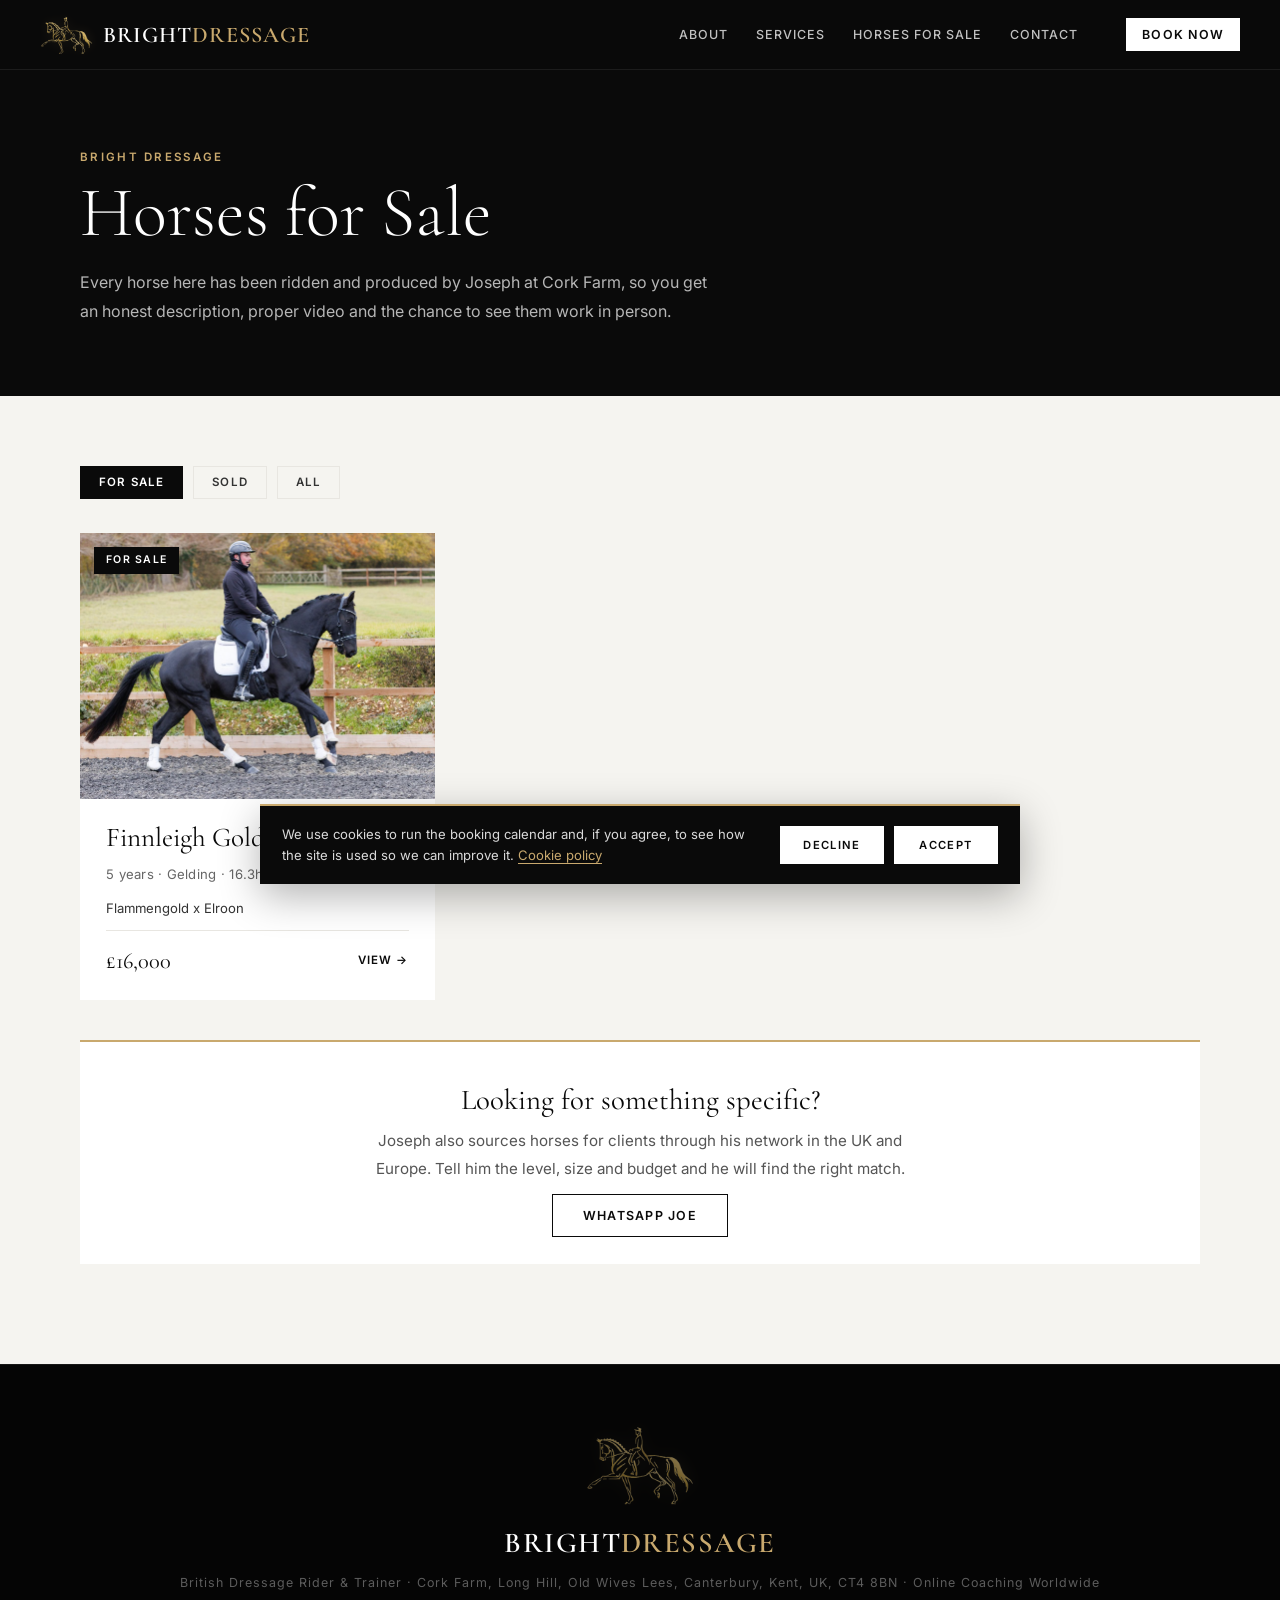
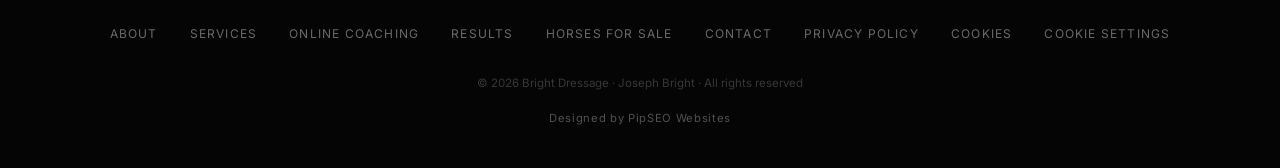
<file: sales/index.html>
<!DOCTYPE html>
<html lang="en">
<head>
<meta charset="UTF-8">
<meta name="viewport" content="width=device-width, initial-scale=1.0">
<title>Horses for Sale | Bright Dressage</title>
<meta name="description" content="Dressage horses for sale through Joseph Bright at Bright Dressage, Cork Farm, Canterbury, Kent. Produced, competed and honestly described.">
<link rel="stylesheet" href="/style.css">
<link rel="stylesheet" href="/sales.css">
</head>
<body>

<nav id="navbar">
<div class="nav-inner">
<a href="/" class="nav-logo-wrap">
<img src="/logo-horse.png" alt="Bright Dressage" class="nav-logo-img">
<span class="nav-logo-text">BRIGHT<span>DRESSAGE</span></span>
</a>
<div class="sales-nav-links"><a href="/#about">About</a><a href="/#services">Services</a><a href="/sales">Horses for Sale</a><a href="/#contact">Contact</a></div>
<a href="/book" class="nav-cta">Book Now</a>
</div>
</nav>

<header class="sales-hero">
<div class="container">
<span class="section-label">Bright Dressage</span>
<h1>Horses for Sale</h1>
<p>Every horse here has been ridden and produced by Joseph at Cork Farm, so you get an honest description, proper video and the chance to see them work in person.</p>
</div>
</header>

<main class="sales-list">
<div class="container">
<div class="sales-filter" role="group" aria-label="Show horses">
<button type="button" class="is-active" data-filter="available">For Sale</button>
<button type="button" data-filter="sold">Sold</button>
<button type="button" data-filter="all">All</button>
</div>
<div class="horse-grid" id="horse-grid"></div>
<div class="sales-empty" id="sales-empty" hidden>
<h3>No horses listed right now</h3>
<p>New horses come through regularly, often before they are advertised. Tell Joseph what you are looking for and he will let you know first.</p>
<a href="/#contact" class="btn-dark">Register your interest</a>
</div>
<div class="sourcing">
<h3>Looking for something specific?</h3>
<p>Joseph also sources horses for clients through his network in the UK and Europe. Tell him the level, size and budget and he will find the right match.</p>
<a href="https://wa.me/447771365693?text=Hi%20Joe%2C%20I%27m%20looking%20for%20a%20horse." target="_blank" rel="noopener" class="btn-line">WhatsApp Joe</a>
</div>
</div>
</main>

<footer>
<div class="container footer-inner">
<img src="/logo-horse.png" alt="Bright Dressage" class="footer-logo-img">
<div class="footer-logo">BRIGHT<span>DRESSAGE</span></div>
<p class="footer-tagline">British Dressage Rider &amp; Trainer · Cork Farm, Long Hill, Old Wives Lees, Canterbury, Kent, UK, CT4 8BN · Online Coaching Worldwide</p>
<div class="footer-links">
<a href="/#about">About</a>
<a href="/#services">Services</a>
<a href="/#online-coaching">Online Coaching</a>
<a href="/#scores">Results</a>
<a href="/sales">Horses for Sale</a>
<a href="/#contact">Contact</a>
<a href="/privacy">Privacy Policy</a>
<a href="/privacy#cookies">Cookies</a>
<a href="#" data-cookie-settings>Cookie Settings</a>
</div>
<p class="footer-copy">&copy; 2026 Bright Dressage · Joseph Bright · All rights reserved</p>
<p class="footer-credit">Designed by PipSEO Websites</p>
</div>
</footer>
<script src="/horses.js"></script>
<script src="/sales.js"></script>
<script src="/cookies.js"></script>
</body>
</html>
</file>
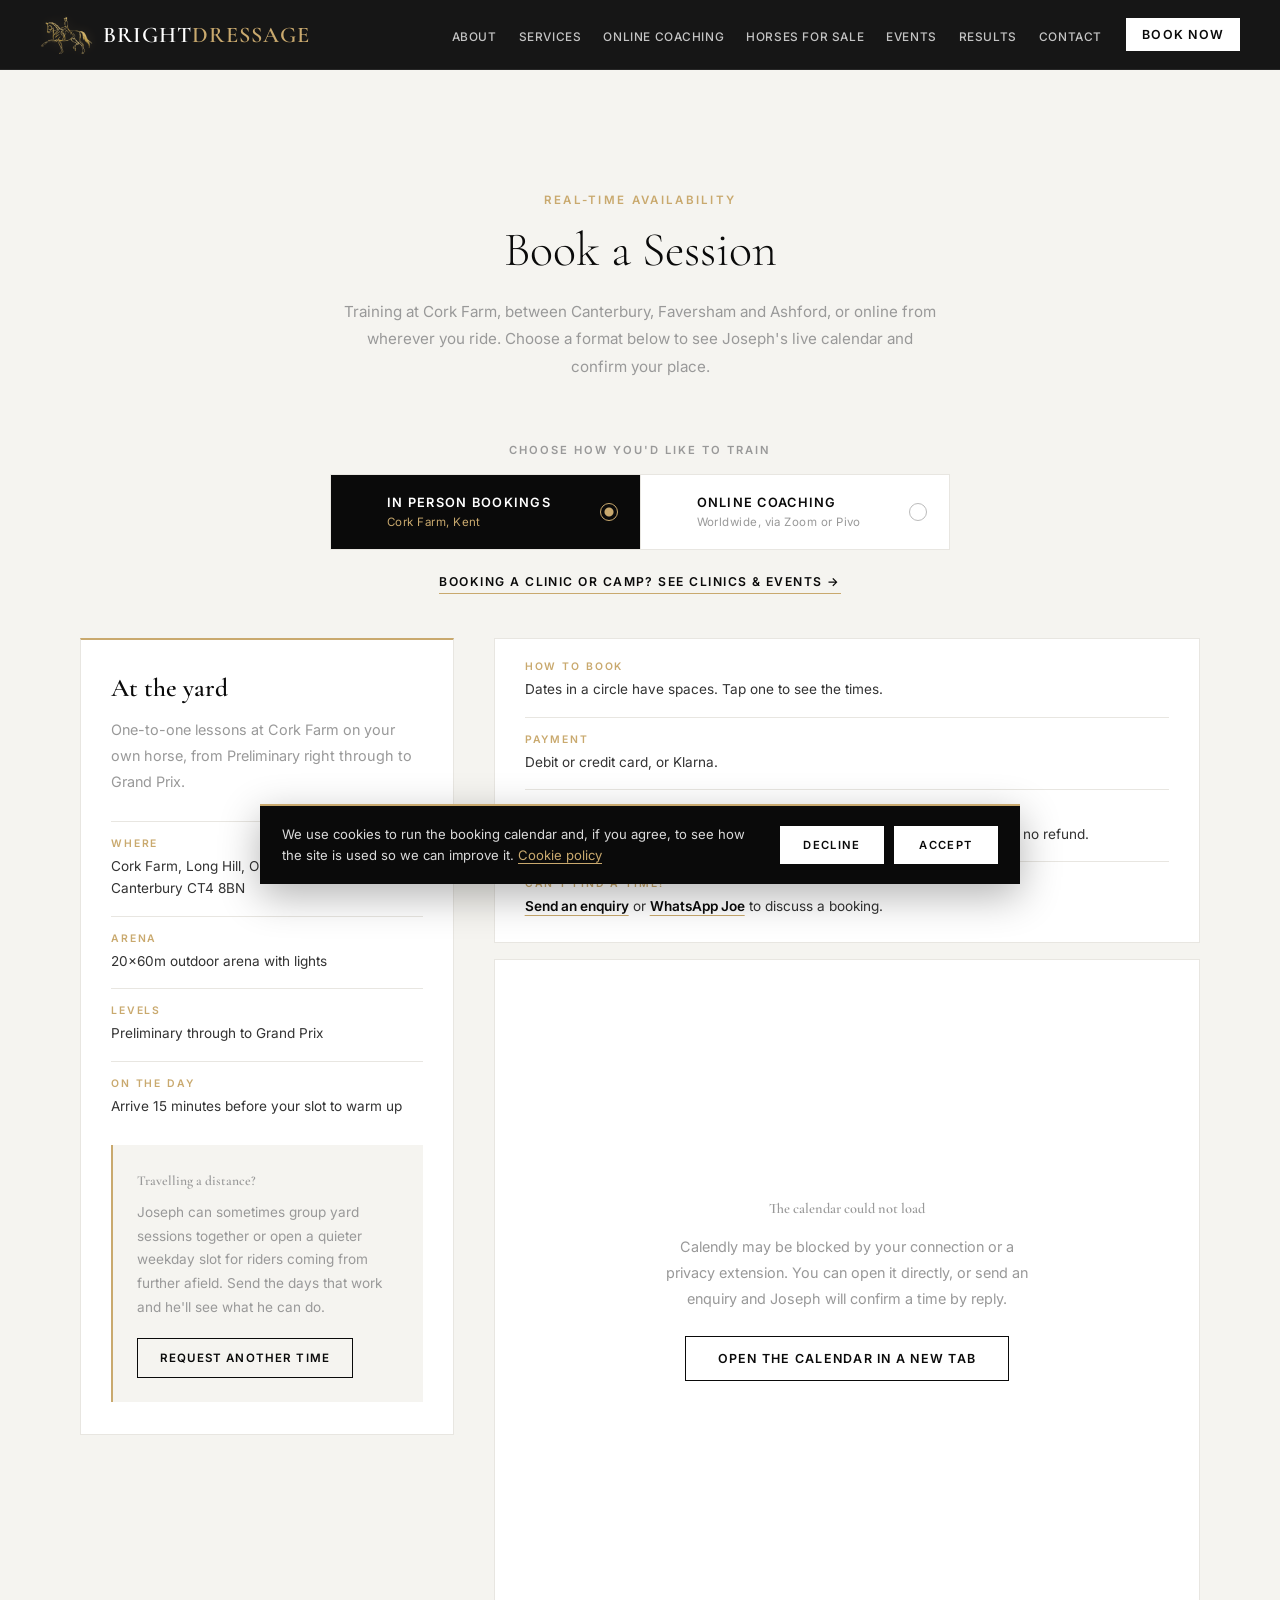
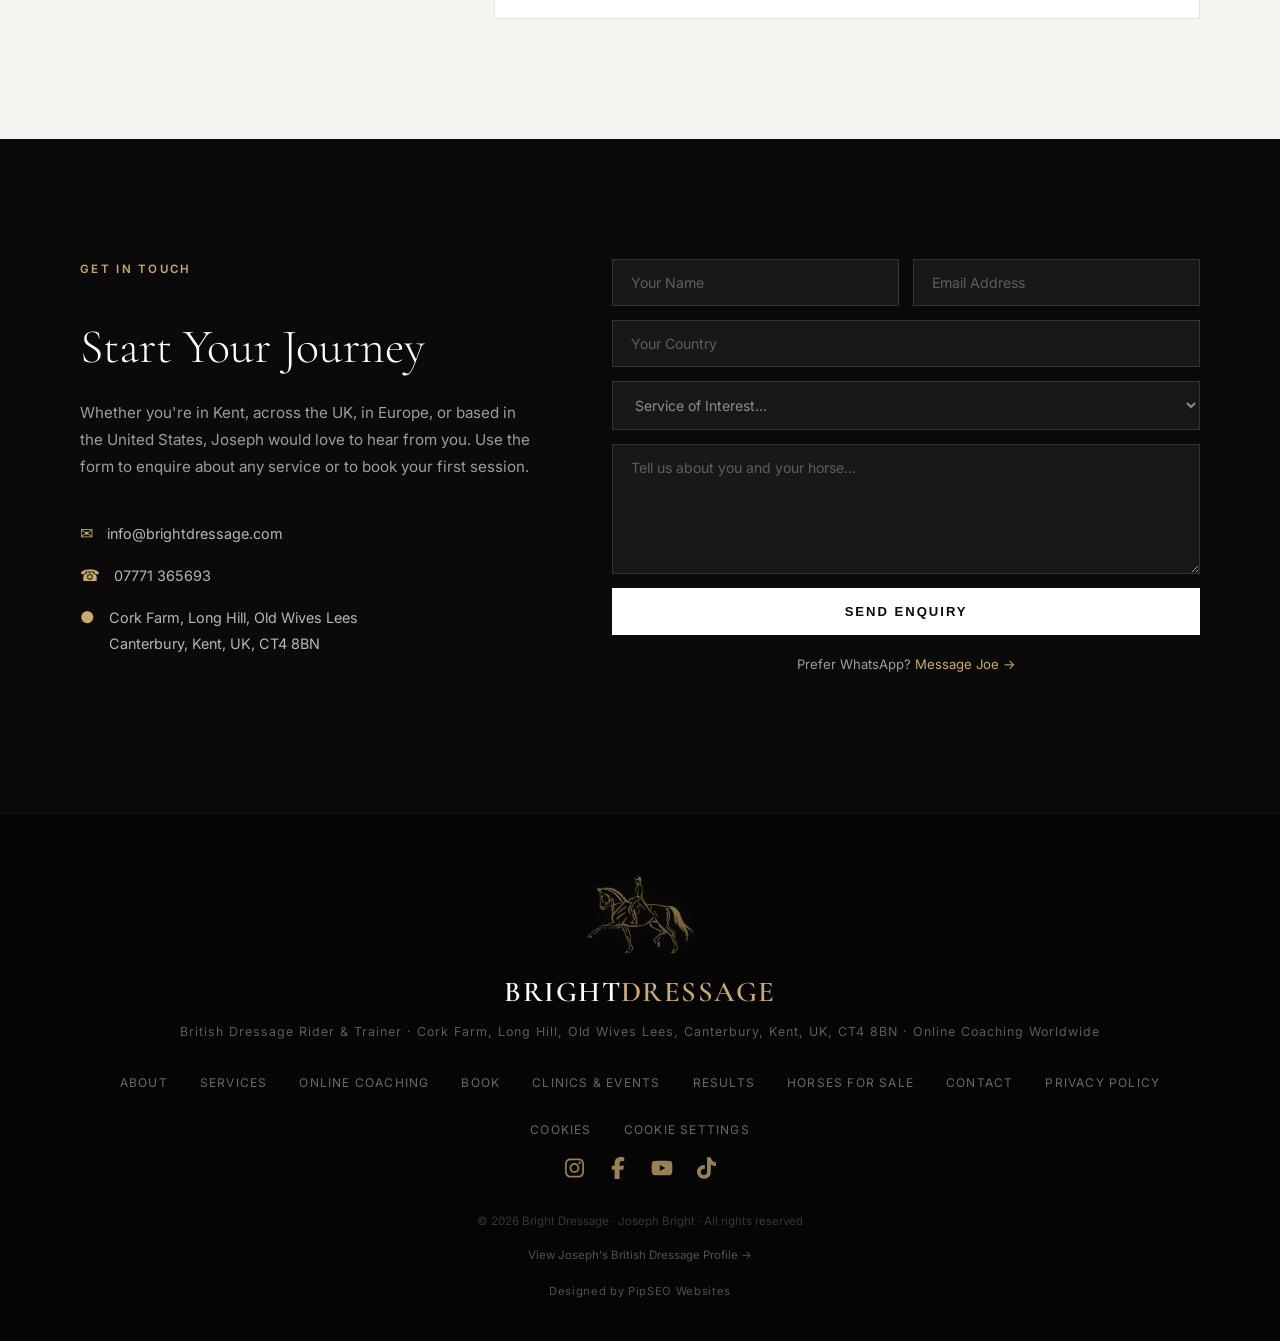
<file: book.html>
<!DOCTYPE html>
<html lang="en">

<head>
<meta charset="UTF-8">
<meta name="viewport" content="width=device-width, initial-scale=1.0">
<title>Book a Session | Bright Dressage</title>
<meta name="description" content="Book a lesson with Joseph Bright at Cork Farm, between Canterbury, Faversham and Ashford in Kent, or a live online coaching session from anywhere.">
<meta property="og:title" content="Book a Session | Bright Dressage">
<meta property="og:description" content="Book a lesson with Joseph Bright at Cork Farm, between Canterbury, Faversham and Ashford in Kent, or a live online coaching session from anywhere.">
<meta property="og:image" content="https://brightdressage.com/hero-joseph.jpg">
<meta property="og:type" content="website">
<link rel="icon" type="image/png" href="/logo-horse.png">
<link rel="stylesheet" href="/style.css">

<link rel="canonical" href="https://brightdressage.com/book">
</head>

<body class="sub-page">

<nav id="navbar">
<div class="nav-inner">
<a href="/" class="nav-logo-wrap">
<img src="/logo-horse.png" alt="Bright Dressage" class="nav-logo-img">
<span class="nav-logo-text">BRIGHT<span>DRESSAGE</span></span>
</a>
<ul class="nav-links">
<li class="mobile-menu-header">
<div class="mobile-menu-logo">
<img src="/logo-horse.png" alt="Bright Dressage" class="mobile-menu-horse">
<span class="mobile-menu-brand">BRIGHT<span>DRESSAGE</span></span>
</div>
<button class="mobile-close" id="mobile-close" aria-label="Close menu">&#10005;</button>
</li>
<li><a href="/#about">About</a></li>
<li><a href="/#services">Services</a></li>
<li><a href="/online-coaching">Online Coaching</a></li>
<li><a href="/sales">Horses for Sale</a></li>
<li class="nav-mobile-only"><a href="/book">Book</a></li>
<li><a href="/#events">Events</a></li>
<li><a href="/#scores">Results</a></li>
<li><a href="/#contact">Contact</a></li>
</ul>
<a href="/book" class="nav-cta">Book Now</a>
<button class="hamburger" id="hamburger">&#9776;</button>
</div>
</nav>

<main class="sub-main">
<section id="booking">
<div class="container">
<p class="section-tag centered">Real-Time Availability</p>
<h2 class="centered">Book a Session</h2>
<p class="section-intro">Training at Cork Farm, between Canterbury, Faversham and Ashford, or online from wherever you ride. Choose a format below to see Joseph's live calendar and confirm your place.</p>

<p class="booking-choose">Choose how you'd like to train</p>
<div class="booking-switch" role="tablist" aria-label="Booking type">
<button type="button" class="booking-tab is-active" role="tab" id="booking-tab-yard" data-booking-tab="yard" aria-selected="true" aria-controls="booking-panel"><strong>In Person Bookings</strong><span>Cork Farm, Kent</span></button>
<button type="button" class="booking-tab" role="tab" id="booking-tab-online" data-booking-tab="online" aria-selected="false" aria-controls="booking-panel" tabindex="-1"><strong>Online Coaching</strong><span>Worldwide, via Zoom or Pivo</span></button>
</div>
<a href="/#events" class="booking-events-link"><span>Booking a clinic or camp?</span> See Clinics &amp; Events &rarr;</a>

<div class="booking-layout" id="booking-panel" role="tabpanel" aria-labelledby="booking-tab-yard">
<aside class="booking-aside">

<div class="booking-card" data-booking-info="yard">
<h3>At the yard</h3>
<p>One-to-one lessons at Cork Farm on your own horse, from Preliminary right through to Grand Prix.</p>
<ul class="booking-facts">
<li><span class="fact-key">Where</span><span class="fact-val">Cork Farm, Long Hill, Old Wives Lees, Canterbury CT4 8BN</span></li>
<li><span class="fact-key">Arena</span><span class="fact-val">20x60m outdoor arena with lights</span></li>
<li><span class="fact-key">Levels</span><span class="fact-val">Preliminary through to Grand Prix</span></li>
<li><span class="fact-key">On the day</span><span class="fact-val">Arrive 15 minutes before your slot to warm up</span></li>
</ul>
<div class="booking-flex">
<p class="booking-flex-title">Travelling a distance?</p>
<p>Joseph can sometimes group yard sessions together or open a quieter weekday slot for riders coming from further afield. Send the days that work and he'll see what he can do.</p>
<button type="button" class="btn-outline-dark booking-request" data-request-time="yard">Request Another Time</button>
</div>
</div>

<div class="booking-card" data-booking-info="online" hidden>
<h3>Wherever you ride</h3>
<p>Live one-to-one coaching for riders across the UK, the US and beyond. Every time in the calendar is shown in your own time zone automatically.</p>
<ul class="booking-facts">
<li><span class="fact-key">Format</span><span class="fact-val">Live via Zoom or Pivo from your arena, or a call through your written feedback</span></li>
<li><span class="fact-key">Kit</span><span class="fact-val">A phone on a tripod and a pair of headphones is all most riders need</span></li>
<li><span class="fact-key">Affiliation</span><span class="fact-val">No British Dressage membership required</span></li>
</ul>
<div class="booking-flex">
<p class="booking-flex-title">Nothing at the right hour?</p>
<p>Online sessions aren't tied to yard hours. Joseph opens early mornings and evenings for riders in other time zones whenever he can. Send the times that suit you and he'll confirm a slot by reply.</p>
<button type="button" class="btn-outline-dark booking-request" data-request-time="online">Request Another Time</button>
</div>
</div>

</aside>

<div class="booking-main">
<div class="booking-options" data-booking-options hidden></div>
<div class="booking-help">
<ul class="booking-facts">
<li><span class="fact-key">How to book</span><span class="fact-val">Dates in a circle have spaces. Tap one to see the times.</span></li>
<li><span class="fact-key">Payment</span><span class="fact-val">Debit or credit card, or Klarna.</span></li>
<li><span class="fact-key">Cancellations</span><span class="fact-val">72 hours' notice or more: full refund. 48 hours: 50% refund. 24 hours or less: no refund.</span></li>
<li><span class="fact-key">Can't find a time?</span><span class="fact-val"><a href="#contact">Send an enquiry</a> or <a href="https://wa.me/447771365693?text=Hi%20Joe%2C%20I%27d%20like%20to%20discuss%20booking%20a%20session." target="_blank" rel="noopener">WhatsApp Joe</a> to discuss a booking.</span></li>
</ul>
</div>
<div class="booking-stage" data-booking-stage>
<div class="booking-notice">
<p class="booking-notice-title">Live booking opens shortly</p>
<p>Joseph's online calendar is being set up. Until it goes live, send an enquiry with the times that suit you and he'll come straight back to confirm.</p>
<a href="#contact" class="btn-outline-dark">Send an Enquiry</a>
</div>
</div>
</div>

</div>
</div>
</section>

<section id="contact">
<div class="container contact-grid">
<div class="contact-info">
<p class="section-tag">Get In Touch</p>
<h2>Start Your Journey</h2>
<p>Whether you're in Kent, across the UK, in Europe, or based in the United States, Joseph would love to hear from you. Use the form to enquire about any service or to book your first session.</p>
<div class="contact-details">
<div class="contact-item"><span class="contact-icon">&#9993;</span><a href="mailto:info@brightdressage.com">info@brightdressage.com</a></div>
<div class="contact-item"><span class="contact-icon">&#9742;</span><a href="tel:+447771365693">07771 365693</a></div>
<div class="contact-item"><span class="contact-icon">&#9679;</span><span>Cork Farm, Long Hill, Old Wives Lees<br>Canterbury, Kent, UK, CT4 8BN</span></div>
</div>
</div>
<div class="contact-form">
<form name="contact" method="POST" data-netlify="true" netlify-honeypot="bot-field">
<!-- Netlify hidden fields -->
<input type="hidden" name="form-name" value="contact">
<input type="hidden" name="_subject" value="New Enquiry: Bright Dressage Website">
<p style="display:none;"><label>Don't fill this in: <input name="bot-field"></label></p>
<div class="form-row">
<input type="text" name="name" placeholder="Your Name" required />
<input type="email" name="email" placeholder="Email Address" required />
</div>
<input type="text" name="country" placeholder="Your Country" />
<select name="service">
<option value="">Service of Interest...</option>
<option>Private Lessons (UK)</option>
<option>Online Coaching (Worldwide)</option>
<option>Competition Packages</option>
<option>Riding &amp; Producing</option>
<option>Boot Camp</option>
<option>Clinics</option>
<option>Host a Clinic at Your Yard</option>
<option>Breeding / Sales / Sourcing</option>
</select>
<textarea name="message" placeholder="Tell us about you and your horse..."></textarea>
<button type="submit" class="btn-submit">Send Enquiry</button>
</form>
<p class="contact-wa">Prefer WhatsApp? <a href="https://wa.me/447771365693" target="_blank" rel="noopener">Message Joe &rarr;</a></p>
</div>
</div>
</section>
</main>

<footer>
<div class="container footer-inner">
<img src="/logo-horse.png" alt="Bright Dressage" class="footer-logo-img">
<div class="footer-logo">BRIGHT<span>DRESSAGE</span></div>
<p class="footer-tagline">British Dressage Rider &amp; Trainer · Cork Farm, Long Hill, Old Wives Lees, Canterbury, Kent, UK, CT4 8BN · Online Coaching Worldwide</p>
<div class="footer-links">
<a href="/#about">About</a>
<a href="/#services">Services</a>
<a href="/online-coaching">Online Coaching</a>
<a href="/book">Book</a>
<a href="/#events">Clinics &amp; Events</a>
<a href="/results">Results</a>
<a href="/sales">Horses for Sale</a>
<a href="/#contact">Contact</a>
<a href="/privacy">Privacy Policy</a>
<a href="/privacy#cookies">Cookies</a>
<a href="/#" data-cookie-settings>Cookie Settings</a>
</div>
<div class="footer-social">
<a href="https://www.instagram.com/brightdressage" target="_blank" rel="noopener" class="soc soc-instagram" aria-label="Instagram"></a>
<a href="https://www.facebook.com/brightdressage" target="_blank" rel="noopener" class="soc soc-facebook" aria-label="Facebook"></a>
<a href="https://www.youtube.com/@brightdressage" target="_blank" rel="noopener" class="soc soc-youtube" aria-label="YouTube"></a>
<a href="https://www.tiktok.com/@josephbright963" target="_blank" rel="noopener" class="soc soc-tiktok" aria-label="TikTok"></a>
</div>
<p class="footer-copy">&copy; 2026 Bright Dressage · Joseph Bright · All rights reserved</p>
<p class="footer-bd"><a href="https://britishdressage.online/rider_results/21928" target="_blank">View Joseph's British Dressage Profile &rarr;</a></p>
<p class="footer-credit">Designed by PipSEO Websites</p>
</div>
</footer>
<script src="/script.js"></script>
<script src="/booking.js"></script>
<script src="/cookies.js"></script>
</body>
</html>
</file>
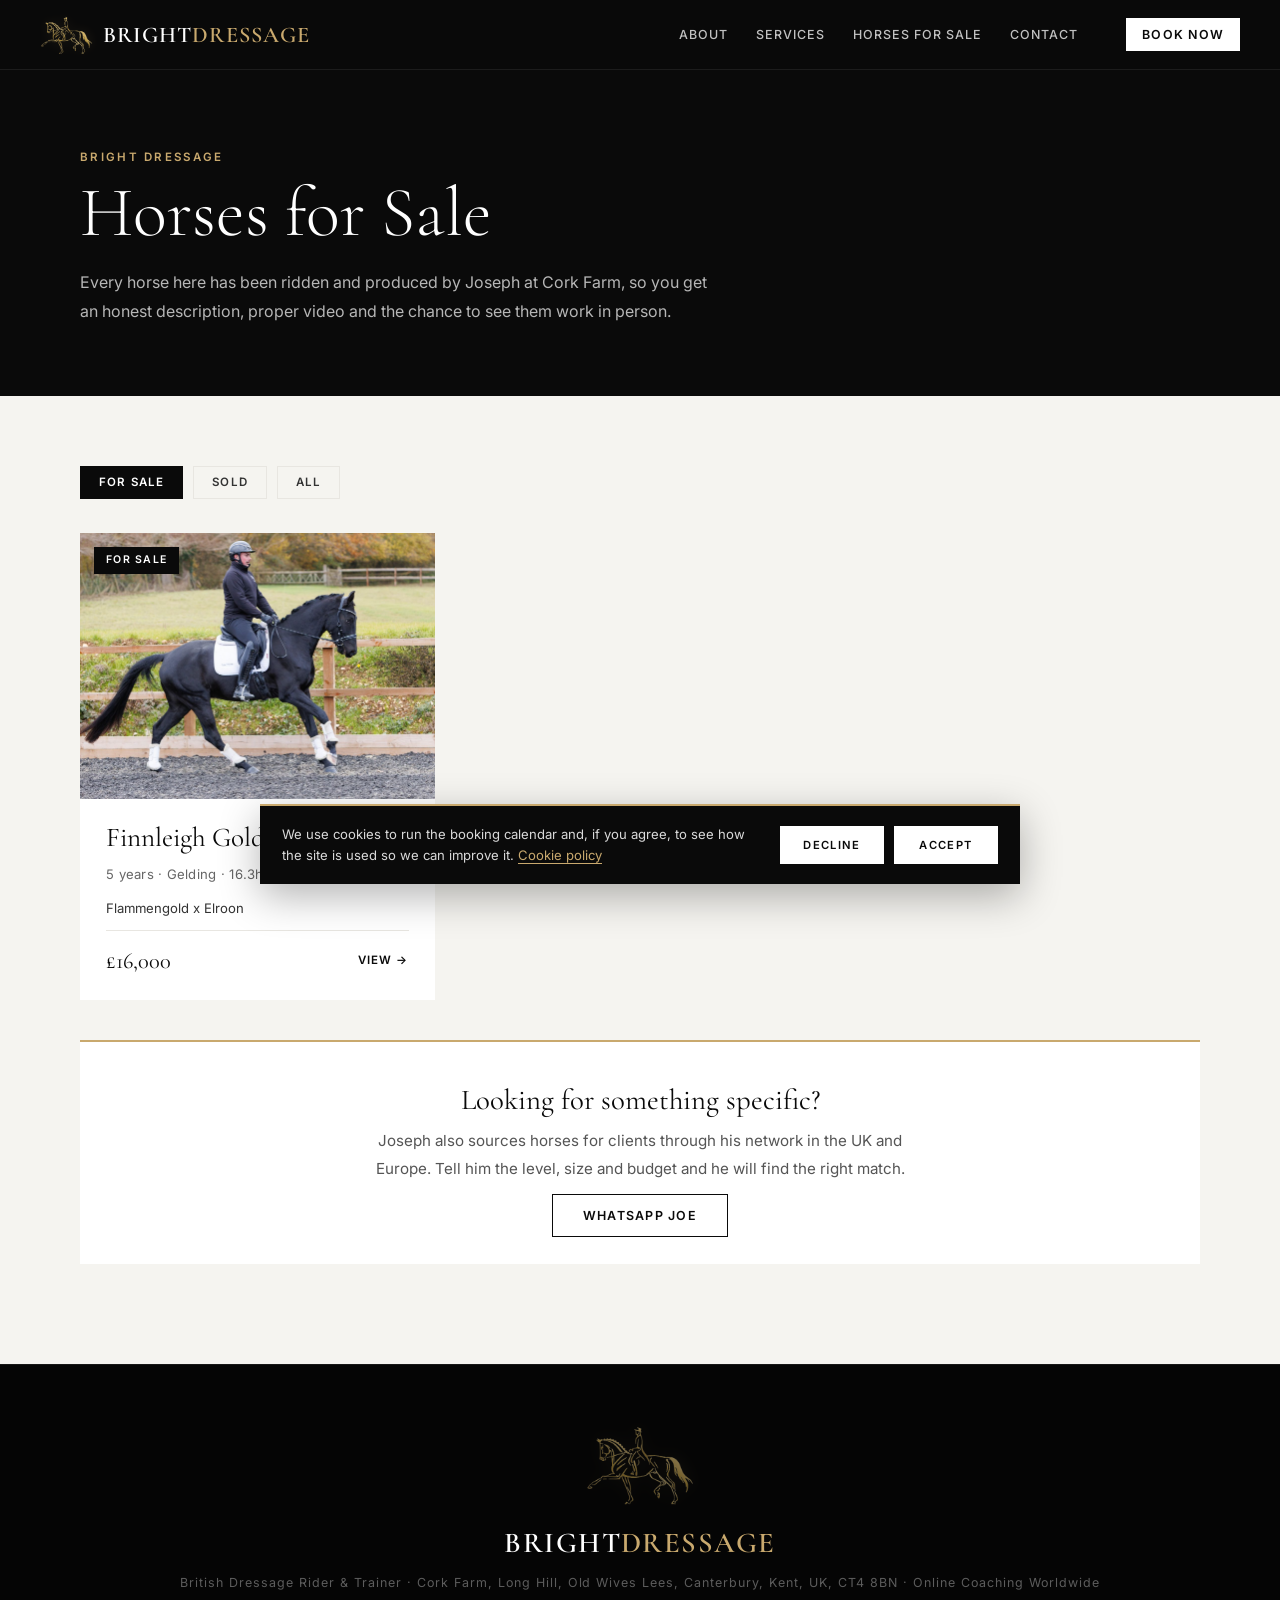
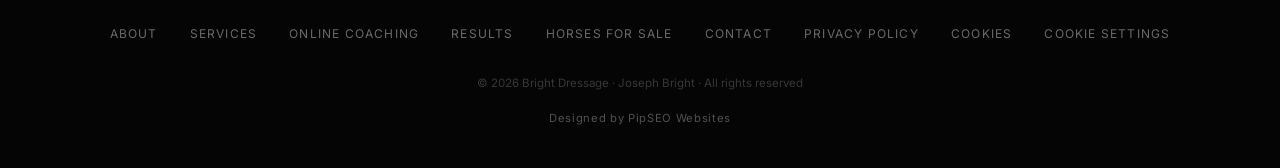
<file: horse.html>
<!DOCTYPE html>
<html lang="en">
<head>
<meta charset="UTF-8">
<meta name="viewport" content="width=device-width, initial-scale=1.0">
<title>Horse for Sale | Bright Dressage</title>
<meta name="description" content="Dressage horse for sale through Bright Dressage, Cork Farm, Canterbury, Kent.">
<link rel="stylesheet" href="/style.css">
<link rel="stylesheet" href="/sales.css">
</head>
<body>

<nav id="navbar">
<div class="nav-inner">
<a href="/" class="nav-logo-wrap">
<img src="/logo-horse.png" alt="Bright Dressage" class="nav-logo-img">
<span class="nav-logo-text">BRIGHT<span>DRESSAGE</span></span>
</a>
<div class="sales-nav-links"><a href="/#about">About</a><a href="/#services">Services</a><a href="/sales">Horses for Sale</a><a href="/#contact">Contact</a></div>
<a href="/book" class="nav-cta">Book Now</a>
</div>
</nav>

<main class="horse-page" id="horse"></main>

<footer>
<div class="container footer-inner">
<img src="/logo-horse.png" alt="Bright Dressage" class="footer-logo-img">
<div class="footer-logo">BRIGHT<span>DRESSAGE</span></div>
<p class="footer-tagline">British Dressage Rider &amp; Trainer · Cork Farm, Long Hill, Old Wives Lees, Canterbury, Kent, UK, CT4 8BN · Online Coaching Worldwide</p>
<div class="footer-links">
<a href="/#about">About</a>
<a href="/#services">Services</a>
<a href="/#online-coaching">Online Coaching</a>
<a href="/#scores">Results</a>
<a href="/sales">Horses for Sale</a>
<a href="/#contact">Contact</a>
<a href="/privacy">Privacy Policy</a>
<a href="/privacy#cookies">Cookies</a>
<a href="#" data-cookie-settings>Cookie Settings</a>
</div>
<p class="footer-copy">&copy; 2026 Bright Dressage · Joseph Bright · All rights reserved</p>
<p class="footer-credit">Designed by PipSEO Websites</p>
</div>
</footer>
<script src="/horses.js"></script>
<script src="/sales.js"></script>
<script src="/cookies.js"></script>
</body>
</html>
</file>
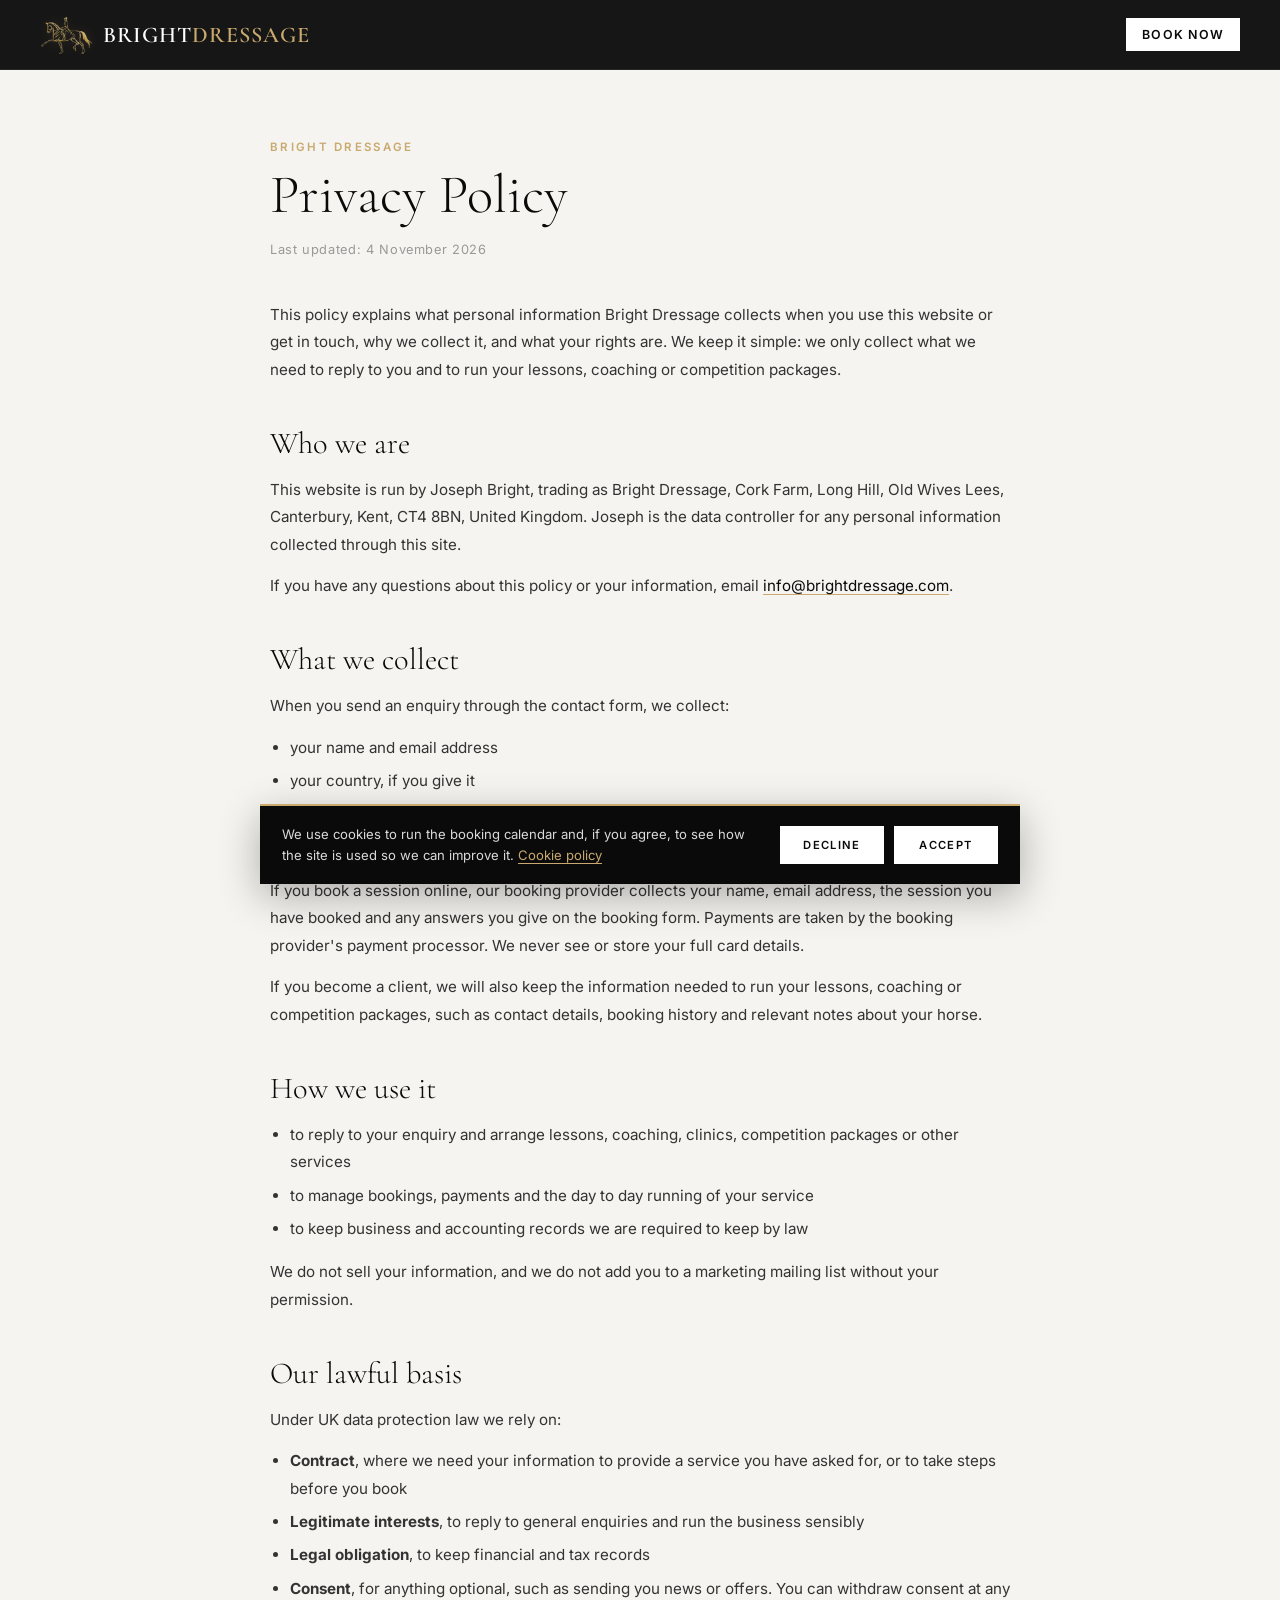
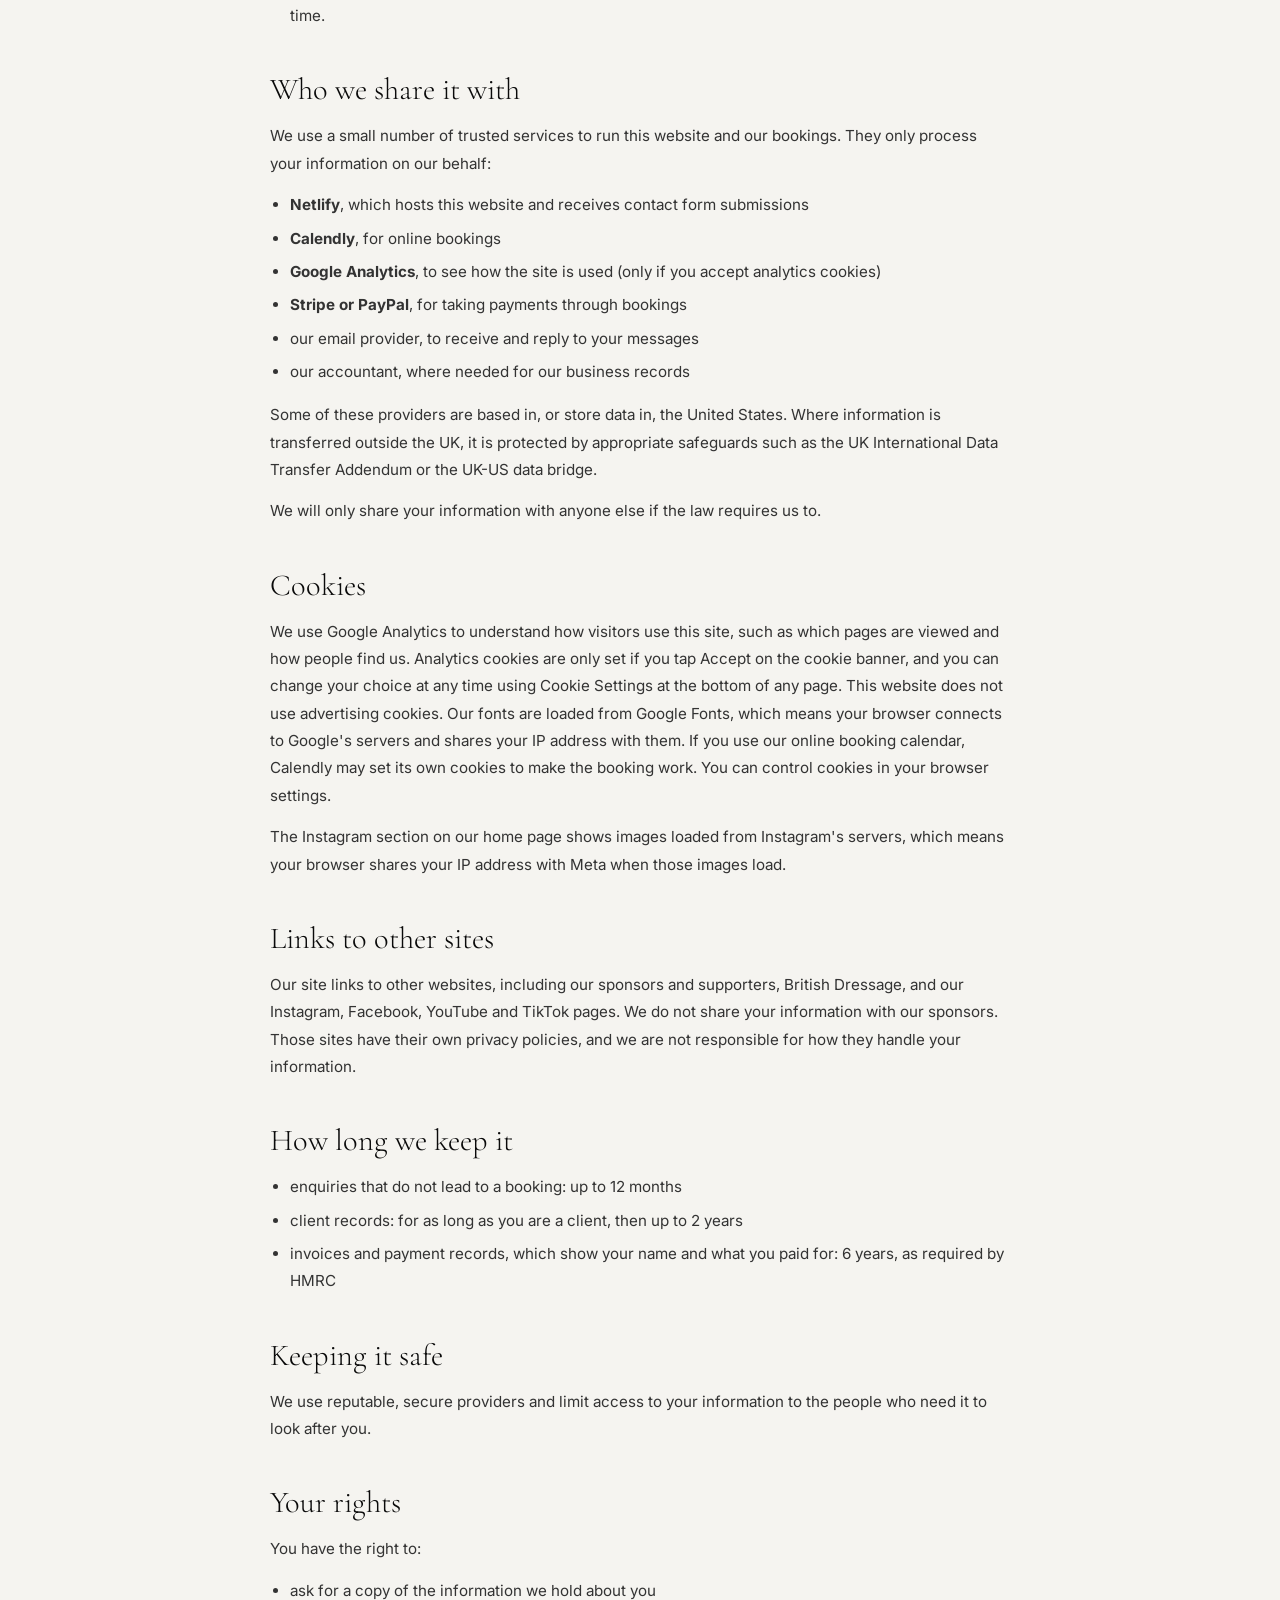
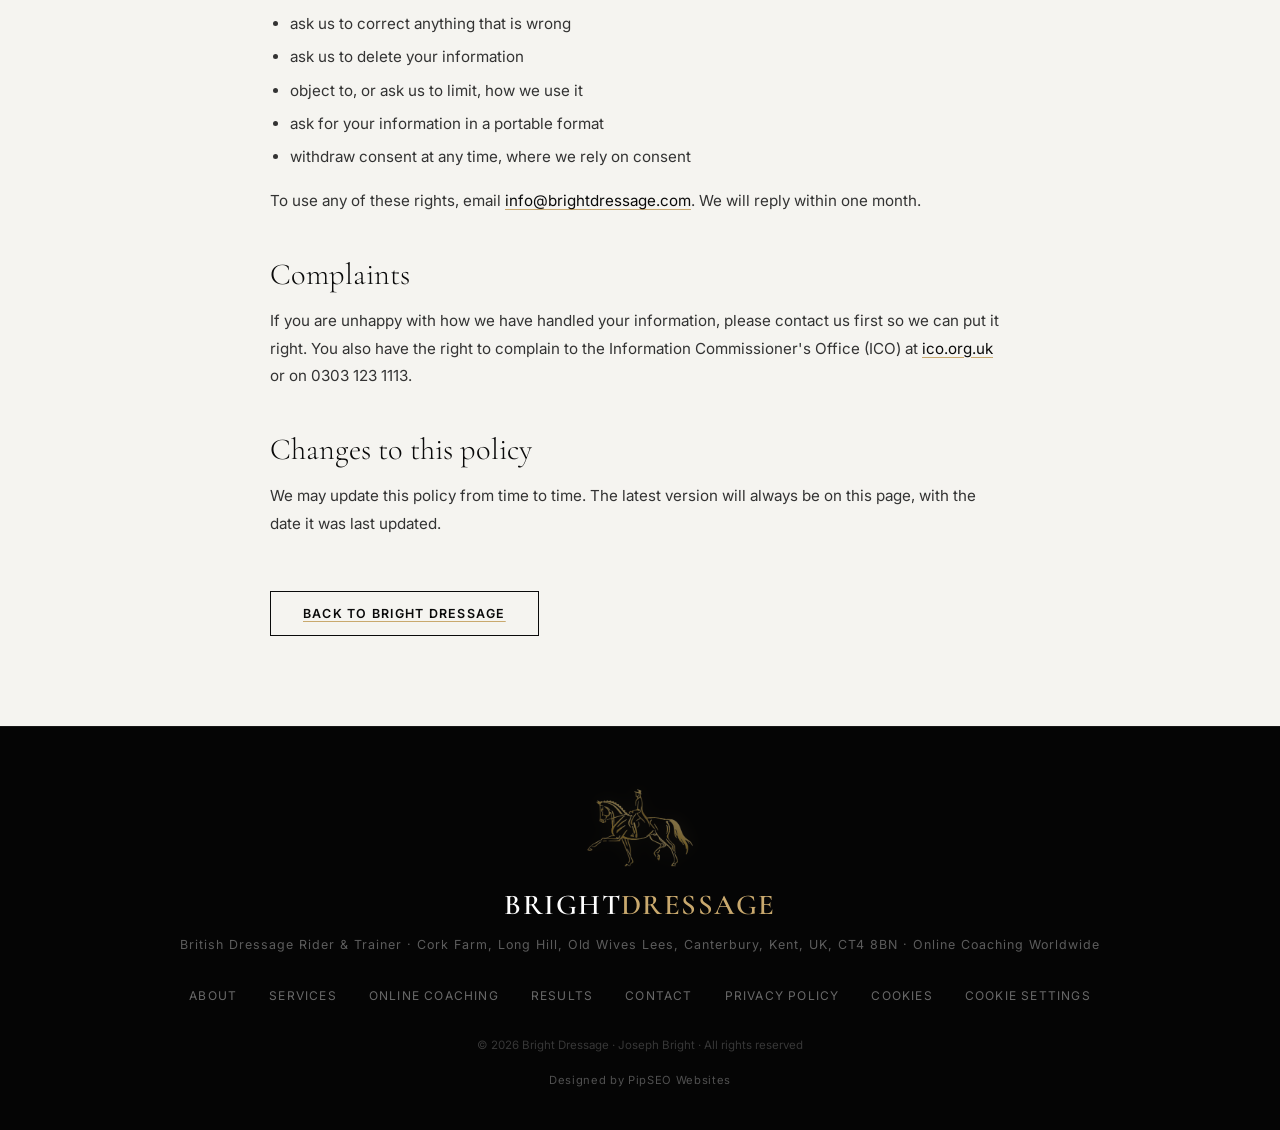
<file: privacy.html>
<!DOCTYPE html>
<html lang="en">
<head>
<meta charset="UTF-8">
<meta name="viewport" content="width=device-width, initial-scale=1.0">
<title>Privacy Policy | Bright Dressage</title>
<meta name="description" content="How Bright Dressage collects, uses and protects your personal information.">
<link rel="stylesheet" href="./style.css">
<style>
.policy { background: var(--off-white); padding: 140px 0 90px; }
.policy .container { max-width: 820px; }
.policy h1 { font-family: var(--serif); font-size: clamp(2.2rem, 5vw, 3.4rem); font-weight: 300; line-height: 1.1; margin-bottom: 12px; }
.policy .updated { font-size: 0.8rem; color: var(--mid-grey); letter-spacing: 0.05em; margin-bottom: 40px; }
.policy h2 { font-size: clamp(1.4rem, 3vw, 1.9rem); margin: 44px 0 14px; }
.policy p, .policy li { font-size: 0.95rem; line-height: 1.8; color: var(--dark-grey); }
.policy p { margin-bottom: 14px; }
.policy ul { margin: 0 0 16px 20px; }
.policy li { margin-bottom: 6px; }
.policy a { color: var(--black); text-decoration: underline; text-decoration-color: var(--accent); text-underline-offset: 3px; }
.policy a:hover { color: var(--accent); }
.back-link { display: inline-block; margin-top: 40px; }
@media (max-width: 768px) { .policy { padding: 110px 0 60px; } }
@media (min-width: 769px) { #navbar .nav-cta { display:inline-block; } }
</style>
</head>
<body>

<nav id="navbar">
<div class="nav-inner">
<a href="./" class="nav-logo-wrap">
<img src="./logo-horse.png" alt="Bright Dressage" class="nav-logo-img">
<span class="nav-logo-text">BRIGHT<span>DRESSAGE</span></span>
</a>
<a href="/book" class="nav-cta">Book Now</a>
</div>
</nav>

<main class="policy">
<div class="container">
<span class="section-label">Bright Dressage</span>
<h1>Privacy Policy</h1>
<p class="updated">Last updated: 4 November 2026</p>

<p>This policy explains what personal information Bright Dressage collects when you use this website or get in touch, why we collect it, and what your rights are. We keep it simple: we only collect what we need to reply to you and to run your lessons, coaching or competition packages.</p>

<h2>Who we are</h2>
<p>This website is run by Joseph Bright, trading as Bright Dressage, Cork Farm, Long Hill, Old Wives Lees, Canterbury, Kent, CT4 8BN, United Kingdom. Joseph is the data controller for any personal information collected through this site.</p>
<p>If you have any questions about this policy or your information, email <a href="mailto:info@brightdressage.com">info@brightdressage.com</a>.</p>

<h2>What we collect</h2>
<p>When you send an enquiry through the contact form, we collect:</p>
<ul>
<li>your name and email address</li>
<li>your country, if you give it</li>
<li>the service you are interested in</li>
<li>anything you tell us in your message, such as details about you and your horse</li>
</ul>
<p>If you book a session online, our booking provider collects your name, email address, the session you have booked and any answers you give on the booking form. Payments are taken by the booking provider's payment processor. We never see or store your full card details.</p>
<p>If you become a client, we will also keep the information needed to run your lessons, coaching or competition packages, such as contact details, booking history and relevant notes about your horse.</p>

<h2>How we use it</h2>
<ul>
<li>to reply to your enquiry and arrange lessons, coaching, clinics, competition packages or other services</li>
<li>to manage bookings, payments and the day to day running of your service</li>
<li>to keep business and accounting records we are required to keep by law</li>
</ul>
<p>We do not sell your information, and we do not add you to a marketing mailing list without your permission.</p>

<h2>Our lawful basis</h2>
<p>Under UK data protection law we rely on:</p>
<ul>
<li><strong>Contract</strong>, where we need your information to provide a service you have asked for, or to take steps before you book</li>
<li><strong>Legitimate interests</strong>, to reply to general enquiries and run the business sensibly</li>
<li><strong>Legal obligation</strong>, to keep financial and tax records</li>
<li><strong>Consent</strong>, for anything optional, such as sending you news or offers. You can withdraw consent at any time.</li>
</ul>

<h2>Who we share it with</h2>
<p>We use a small number of trusted services to run this website and our bookings. They only process your information on our behalf:</p>
<ul>
<li><strong>Netlify</strong>, which hosts this website and receives contact form submissions</li>
<li><strong>Calendly</strong>, for online bookings</li>
<li><strong>Google Analytics</strong>, to see how the site is used (only if you accept analytics cookies)</li>
<li><strong>Stripe or PayPal</strong>, for taking payments through bookings</li>
<li>our email provider, to receive and reply to your messages</li>
<li>our accountant, where needed for our business records</li>
</ul>
<p>Some of these providers are based in, or store data in, the United States. Where information is transferred outside the UK, it is protected by appropriate safeguards such as the UK International Data Transfer Addendum or the UK-US data bridge.</p>
<p>We will only share your information with anyone else if the law requires us to.</p>

<h2 id="cookies">Cookies</h2>
<p>We use Google Analytics to understand how visitors use this site, such as which pages are viewed and how people find us. Analytics cookies are only set if you tap Accept on the cookie banner, and you can change your choice at any time using Cookie Settings at the bottom of any page. This website does not use advertising cookies. Our fonts are loaded from Google Fonts, which means your browser connects to Google's servers and shares your IP address with them. If you use our online booking calendar, Calendly may set its own cookies to make the booking work. You can control cookies in your browser settings.</p>
<p>The Instagram section on our home page shows images loaded from Instagram's servers, which means your browser shares your IP address with Meta when those images load.</p>

<h2>Links to other sites</h2>
<p>Our site links to other websites, including our sponsors and supporters, British Dressage, and our Instagram, Facebook, YouTube and TikTok pages. We do not share your information with our sponsors. Those sites have their own privacy policies, and we are not responsible for how they handle your information.</p>

<h2>How long we keep it</h2>
<ul>
<li>enquiries that do not lead to a booking: up to 12 months</li>
<li>client records: for as long as you are a client, then up to 2 years</li>
<li>invoices and payment records, which show your name and what you paid for: 6 years, as required by HMRC</li>
</ul>

<h2>Keeping it safe</h2>
<p>We use reputable, secure providers and limit access to your information to the people who need it to look after you.</p>

<h2>Your rights</h2>
<p>You have the right to:</p>
<ul>
<li>ask for a copy of the information we hold about you</li>
<li>ask us to correct anything that is wrong</li>
<li>ask us to delete your information</li>
<li>object to, or ask us to limit, how we use it</li>
<li>ask for your information in a portable format</li>
<li>withdraw consent at any time, where we rely on consent</li>
</ul>
<p>To use any of these rights, email <a href="mailto:info@brightdressage.com">info@brightdressage.com</a>. We will reply within one month.</p>

<h2>Complaints</h2>
<p>If you are unhappy with how we have handled your information, please contact us first so we can put it right. You also have the right to complain to the Information Commissioner's Office (ICO) at <a href="https://ico.org.uk" target="_blank" rel="noopener">ico.org.uk</a> or on 0303 123 1113.</p>

<h2>Changes to this policy</h2>
<p>We may update this policy from time to time. The latest version will always be on this page, with the date it was last updated.</p>

<a href="./" class="btn-outline-dark back-link">Back to Bright Dressage</a>
</div>
</main>

<footer>
<div class="container footer-inner">
<img src="./logo-horse.png" alt="Bright Dressage" class="footer-logo-img">
<div class="footer-logo">BRIGHT<span>DRESSAGE</span></div>
<p class="footer-tagline">British Dressage Rider &amp; Trainer · Cork Farm, Long Hill, Old Wives Lees, Canterbury, Kent, UK, CT4 8BN · Online Coaching Worldwide</p>
<div class="footer-links">
<a href="./#about">About</a>
<a href="./#services">Services</a>
<a href="./#online-coaching">Online Coaching</a>
<a href="./#scores">Results</a>
<a href="./#contact">Contact</a>
<a href="./privacy">Privacy Policy</a>
<a href="./privacy#cookies">Cookies</a>
<a href="#" data-cookie-settings>Cookie Settings</a>
</div>
<p class="footer-copy">&copy; 2026 Bright Dressage · Joseph Bright · All rights reserved</p>
<p class="footer-credit">Designed by PipSEO Websites</p>
</div>
</footer>
<script src="./cookies.js"></script>

</body>
</html>
</file>
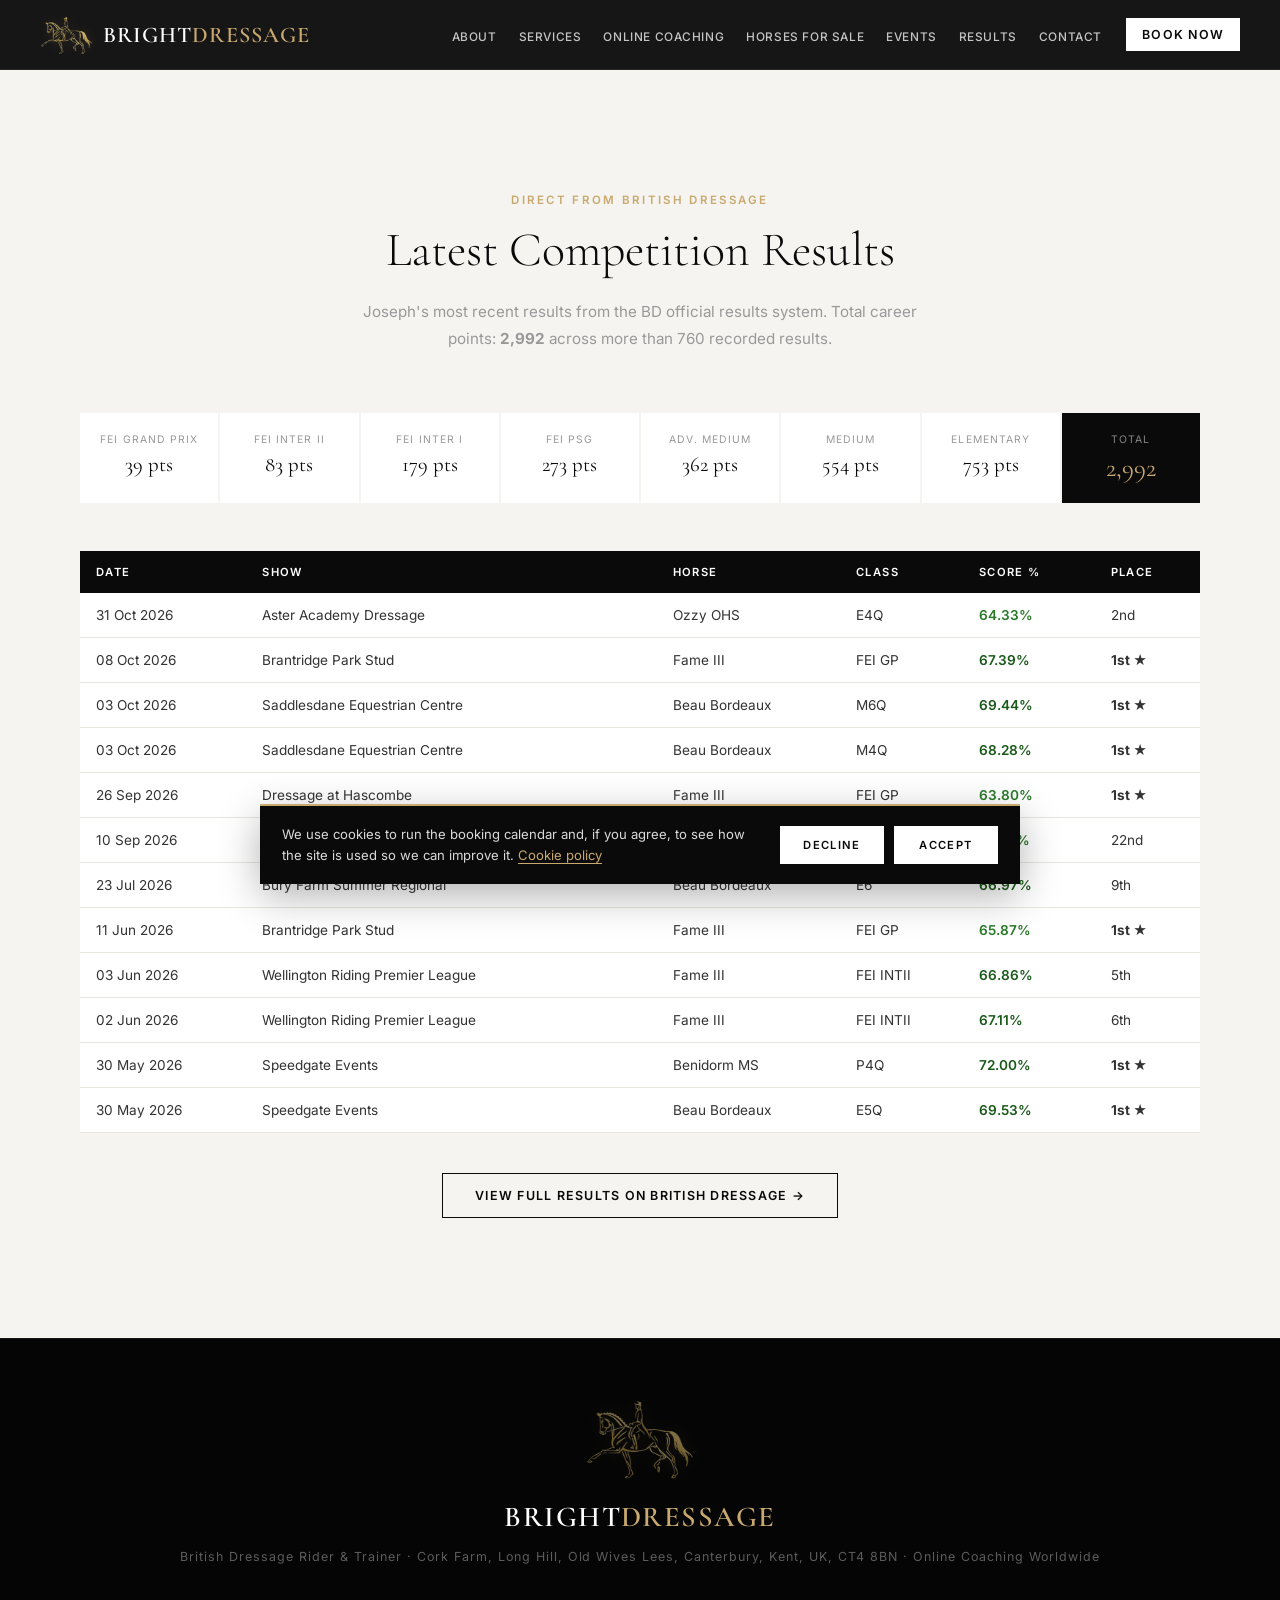
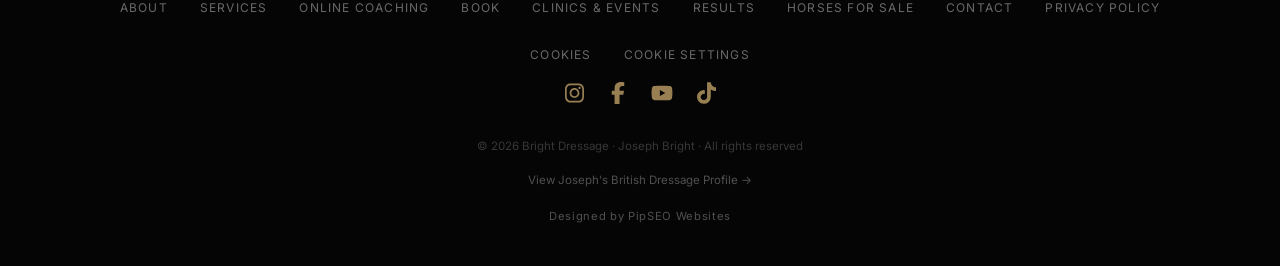
<file: results.html>
<!DOCTYPE html>
<html lang="en">

<head>
<meta charset="UTF-8">
<meta name="viewport" content="width=device-width, initial-scale=1.0">
<title>Competition Results | Bright Dressage</title>
<meta name="description" content="Joseph Bright's latest British Dressage results and career points, from Preliminary to Grand Prix.">
<meta property="og:title" content="Competition Results | Bright Dressage">
<meta property="og:description" content="Joseph Bright's latest British Dressage results and career points, from Preliminary to Grand Prix.">
<meta property="og:image" content="https://brightdressage.com/hero-joseph.jpg">
<meta property="og:type" content="website">
<link rel="icon" type="image/png" href="/logo-horse.png">
<link rel="stylesheet" href="/style.css">

<link rel="canonical" href="https://brightdressage.com/results">
</head>

<body class="sub-page">

<nav id="navbar">
<div class="nav-inner">
<a href="/" class="nav-logo-wrap">
<img src="/logo-horse.png" alt="Bright Dressage" class="nav-logo-img">
<span class="nav-logo-text">BRIGHT<span>DRESSAGE</span></span>
</a>
<ul class="nav-links">
<li class="mobile-menu-header">
<div class="mobile-menu-logo">
<img src="/logo-horse.png" alt="Bright Dressage" class="mobile-menu-horse">
<span class="mobile-menu-brand">BRIGHT<span>DRESSAGE</span></span>
</div>
<button class="mobile-close" id="mobile-close" aria-label="Close menu">&#10005;</button>
</li>
<li><a href="/#about">About</a></li>
<li><a href="/#services">Services</a></li>
<li><a href="/online-coaching">Online Coaching</a></li>
<li><a href="/sales">Horses for Sale</a></li>
<li class="nav-mobile-only"><a href="/book">Book</a></li>
<li><a href="/#events">Events</a></li>
<li><a href="/#scores">Results</a></li>
<li><a href="/#contact">Contact</a></li>
</ul>
<a href="/book" class="nav-cta">Book Now</a>
<button class="hamburger" id="hamburger">&#9776;</button>
</div>
</nav>

<main class="sub-main">
<section id="scores">
<div class="container">
<p class="section-tag centered">Direct from British Dressage</p>
<h2 class="centered">Latest Competition Results</h2>
<p class="section-intro">Joseph's most recent results from the BD official results system. Total career points: <strong>2,992</strong> across more than 760 recorded results.</p>

<div class="points-summary">
<div class="pts-card"><span class="pts-level">FEI Grand Prix</span><span class="pts-val">39 pts</span></div>
<div class="pts-card"><span class="pts-level">FEI Inter II</span><span class="pts-val">83 pts</span></div>
<div class="pts-card"><span class="pts-level">FEI Inter I</span><span class="pts-val">179 pts</span></div>
<div class="pts-card"><span class="pts-level">FEI PSG</span><span class="pts-val">273 pts</span></div>
<div class="pts-card"><span class="pts-level">Adv. Medium</span><span class="pts-val">362 pts</span></div>
<div class="pts-card"><span class="pts-level">Medium</span><span class="pts-val">554 pts</span></div>
<div class="pts-card"><span class="pts-level">Elementary</span><span class="pts-val">753 pts</span></div>
<div class="pts-card highlight"><span class="pts-level">TOTAL</span><span class="pts-val total">2,992</span></div>
</div>

<div class="results-table-wrap">
<table class="results-table">
<thead>
<tr><th>Date</th><th>Show</th><th>Horse</th><th>Class</th><th>Score %</th><th>Place</th></tr>
</thead>
<tbody>
<tr><td>31 Oct 2026</td><td>Aster Academy Dressage</td><td>Ozzy OHS</td><td>E4Q</td><td class="score good">64.33%</td><td>2nd</td></tr>
<tr><td>08 Oct 2026</td><td>Brantridge Park Stud</td><td>Fame III</td><td>FEI GP</td><td class="score great">67.39%</td><td class="place-1">1st &#9733;</td></tr>
<tr><td>03 Oct 2026</td><td>Saddlesdane Equestrian Centre</td><td>Beau Bordeaux</td><td>M6Q</td><td class="score great">69.44%</td><td class="place-1">1st &#9733;</td></tr>
<tr><td>03 Oct 2026</td><td>Saddlesdane Equestrian Centre</td><td>Beau Bordeaux</td><td>M4Q</td><td class="score great">68.28%</td><td class="place-1">1st &#9733;</td></tr>
<tr><td>26 Sep 2026</td><td>Dressage at Hascombe</td><td>Fame III</td><td>FEI GP</td><td class="score good">63.80%</td><td class="place-1">1st &#9733;</td></tr>
<tr><td>10 Sep 2026</td><td>Somerford Park National Championships</td><td>Fame III</td><td>FEI INTII</td><td class="score good">60.91%</td><td>22nd</td></tr>
<tr><td>23 Jul 2026</td><td>Bury Farm Summer Regional</td><td>Beau Bordeaux</td><td>E6</td><td class="score great">66.97%</td><td>9th</td></tr>
<tr><td>11 Jun 2026</td><td>Brantridge Park Stud</td><td>Fame III</td><td>FEI GP</td><td class="score good">65.87%</td><td class="place-1">1st &#9733;</td></tr>
<tr><td>03 Jun 2026</td><td>Wellington Riding Premier League</td><td>Fame III</td><td>FEI INTII</td><td class="score great">66.86%</td><td>5th</td></tr>
<tr><td>02 Jun 2026</td><td>Wellington Riding Premier League</td><td>Fame III</td><td>FEI INTII</td><td class="score great">67.11%</td><td>6th</td></tr>
<tr><td>30 May 2026</td><td>Speedgate Events</td><td>Benidorm MS</td><td>P4Q</td><td class="score great">72.00%</td><td class="place-1">1st &#9733;</td></tr>
<tr><td>30 May 2026</td><td>Speedgate Events</td><td>Beau Bordeaux</td><td>E5Q</td><td class="score great">69.53%</td><td class="place-1">1st &#9733;</td></tr>
</tbody>
</table>
</div>
<div class="scores-footer">
<a href="https://britishdressage.online/rider_results/21928" target="_blank" class="btn-outline-dark">View Full Results on British Dressage &rarr;</a>
</div>
</div>
</section>
</main>

<footer>
<div class="container footer-inner">
<img src="/logo-horse.png" alt="Bright Dressage" class="footer-logo-img">
<div class="footer-logo">BRIGHT<span>DRESSAGE</span></div>
<p class="footer-tagline">British Dressage Rider &amp; Trainer · Cork Farm, Long Hill, Old Wives Lees, Canterbury, Kent, UK, CT4 8BN · Online Coaching Worldwide</p>
<div class="footer-links">
<a href="/#about">About</a>
<a href="/#services">Services</a>
<a href="/online-coaching">Online Coaching</a>
<a href="/book">Book</a>
<a href="/#events">Clinics &amp; Events</a>
<a href="/results">Results</a>
<a href="/sales">Horses for Sale</a>
<a href="/#contact">Contact</a>
<a href="/privacy">Privacy Policy</a>
<a href="/privacy#cookies">Cookies</a>
<a href="/#" data-cookie-settings>Cookie Settings</a>
</div>
<div class="footer-social">
<a href="https://www.instagram.com/brightdressage" target="_blank" rel="noopener" class="soc soc-instagram" aria-label="Instagram"></a>
<a href="https://www.facebook.com/brightdressage" target="_blank" rel="noopener" class="soc soc-facebook" aria-label="Facebook"></a>
<a href="https://www.youtube.com/@brightdressage" target="_blank" rel="noopener" class="soc soc-youtube" aria-label="YouTube"></a>
<a href="https://www.tiktok.com/@josephbright963" target="_blank" rel="noopener" class="soc soc-tiktok" aria-label="TikTok"></a>
</div>
<p class="footer-copy">&copy; 2026 Bright Dressage · Joseph Bright · All rights reserved</p>
<p class="footer-bd"><a href="https://britishdressage.online/rider_results/21928" target="_blank">View Joseph's British Dressage Profile &rarr;</a></p>
<p class="footer-credit">Designed by PipSEO Websites</p>
</div>
</footer>
<script src="/script.js"></script>
<script src="/cookies.js"></script>
</body>
</html>
</file>
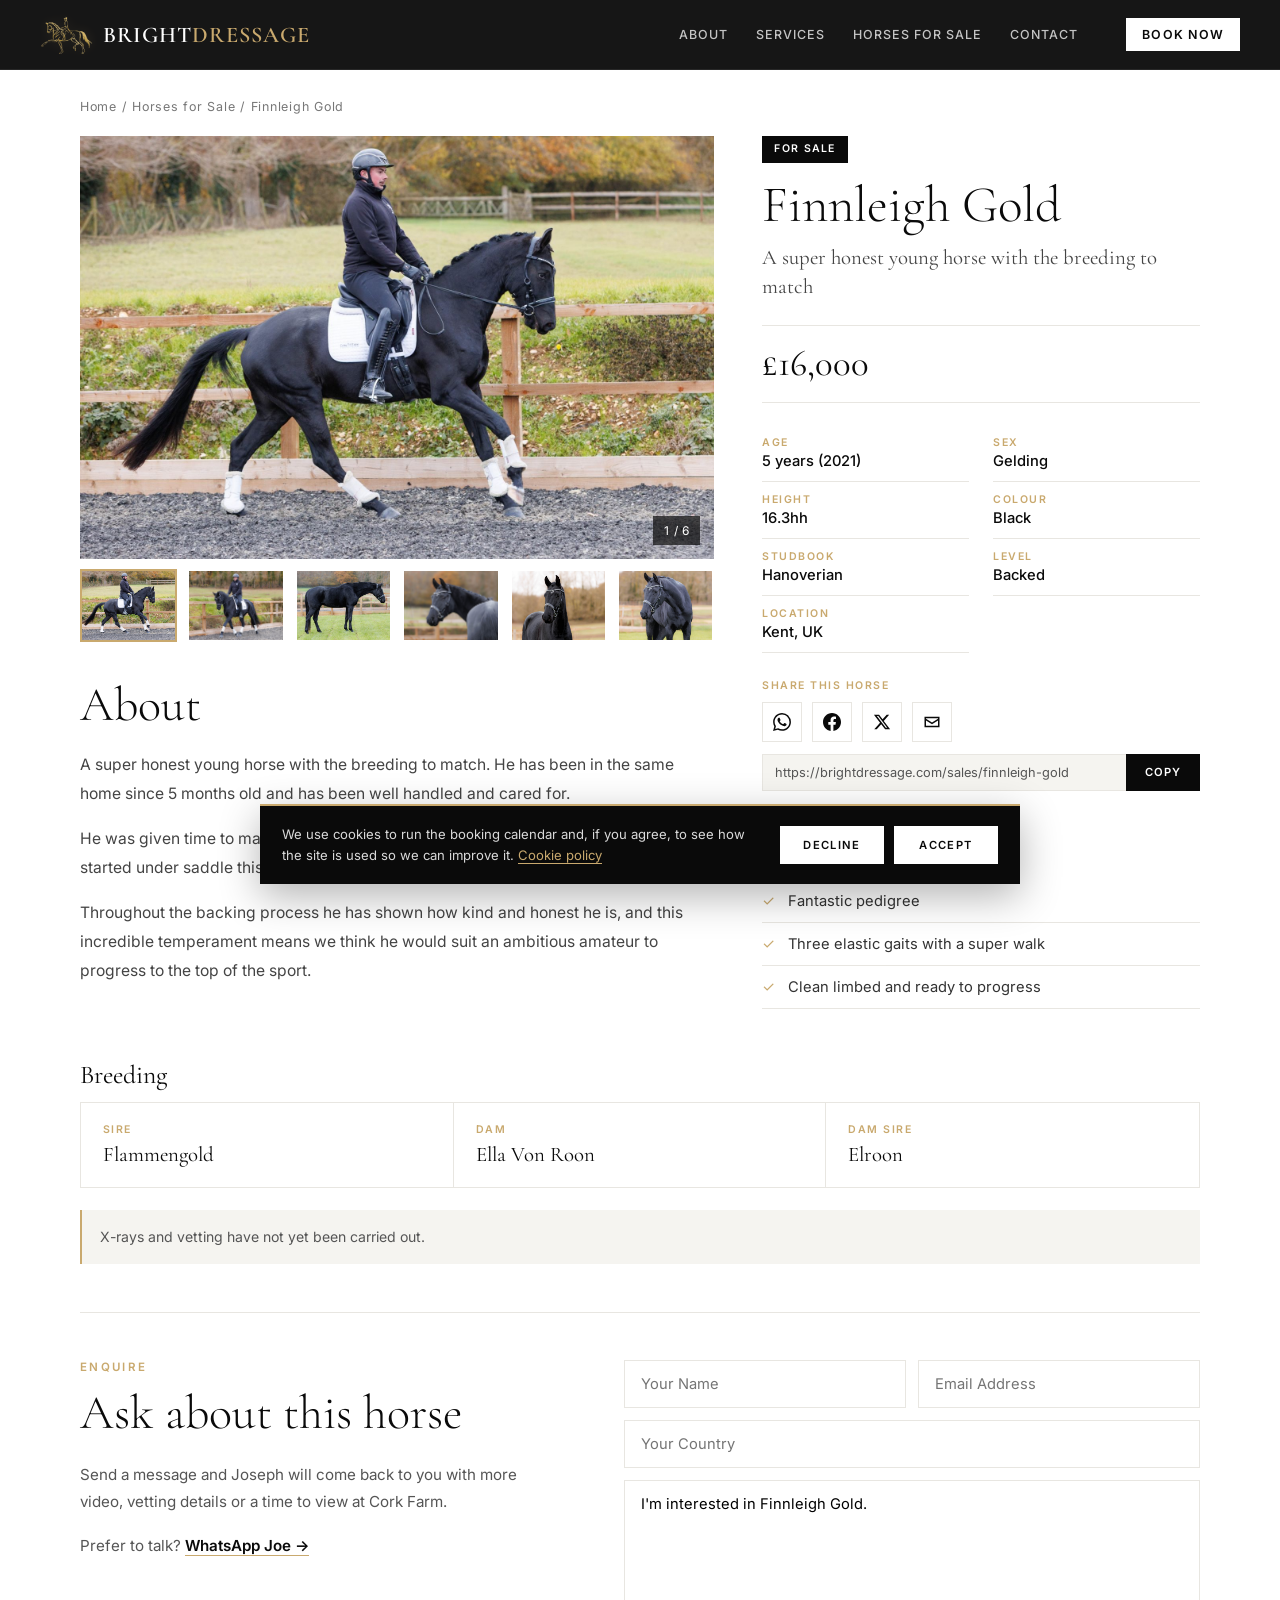
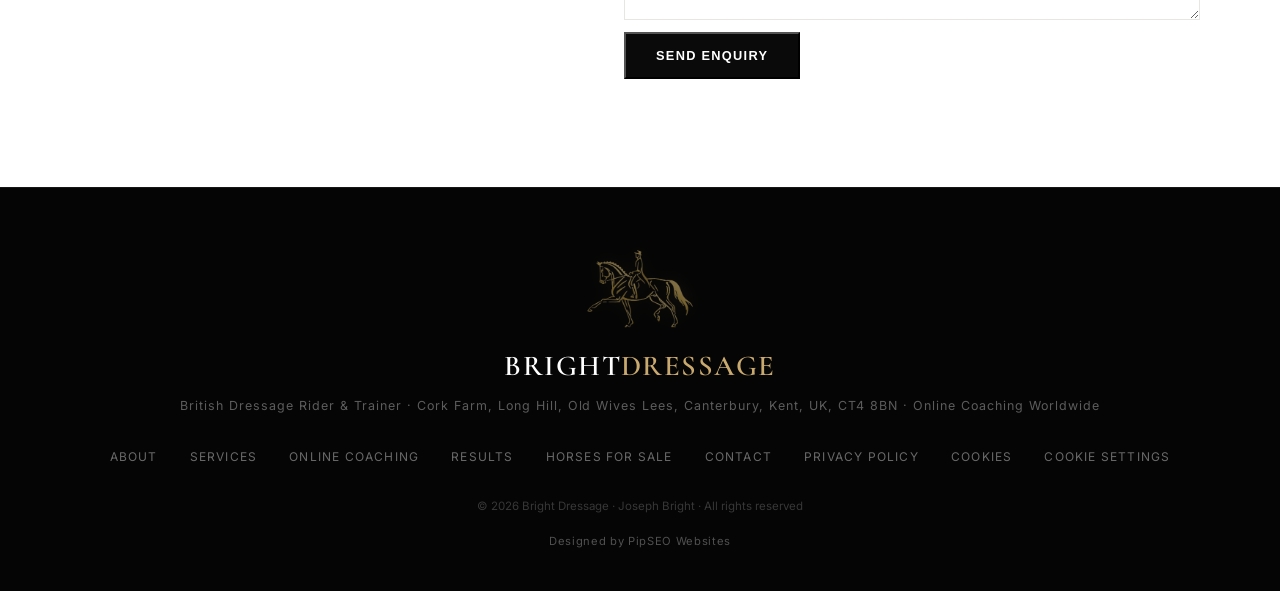
<file: sales/finnleigh-gold.html>
<!DOCTYPE html>
<html lang="en">
<head>
<meta charset="UTF-8">
<meta name="viewport" content="width=device-width, initial-scale=1.0">
<title>Finnleigh Gold | Horses for Sale | Bright Dressage</title>
<meta name="description" content="Born 2021, 16.3hh black Hanoverian gelding by Flammengold out of Ella Von Roon (Elroon). Super honest, backed this summer. £16,000. For sale through Bright Dressage, Kent.">
<link rel="canonical" href="https://brightdressage.com/sales/finnleigh-gold">
<meta property="og:type" content="website">
<meta property="og:site_name" content="Bright Dressage">
<meta property="og:title" content="Finnleigh Gold: for sale">
<meta property="og:description" content="Born 2021, 16.3hh black Hanoverian gelding by Flammengold out of Ella Von Roon (Elroon). Super honest, backed this summer. £16,000. For sale through Bright Dressage, Kent.">
<meta property="og:url" content="https://brightdressage.com/sales/finnleigh-gold">
<meta property="og:image" content="https://brightdressage.com/horses/finnleigh-gold/1.jpg">
<meta property="og:image:width" content="1600">
<meta property="og:image:height" content="1066">
<meta name="twitter:card" content="summary_large_image">
<link rel="stylesheet" href="/style.css">
<link rel="stylesheet" href="/sales.css">
</head>
<body>

<nav id="navbar">
<div class="nav-inner">
<a href="/" class="nav-logo-wrap">
<img src="/logo-horse.png" alt="Bright Dressage" class="nav-logo-img">
<span class="nav-logo-text">BRIGHT<span>DRESSAGE</span></span>
</a>
<div class="sales-nav-links"><a href="/#about">About</a><a href="/#services">Services</a><a href="/sales">Horses for Sale</a><a href="/#contact">Contact</a></div>
<a href="/book" class="nav-cta">Book Now</a>
</div>
</nav>

<main class="horse-page" id="horse"></main>

<footer>
<div class="container footer-inner">
<img src="/logo-horse.png" alt="Bright Dressage" class="footer-logo-img">
<div class="footer-logo">BRIGHT<span>DRESSAGE</span></div>
<p class="footer-tagline">British Dressage Rider &amp; Trainer · Cork Farm, Long Hill, Old Wives Lees, Canterbury, Kent, UK, CT4 8BN · Online Coaching Worldwide</p>
<div class="footer-links">
<a href="/#about">About</a>
<a href="/#services">Services</a>
<a href="/#online-coaching">Online Coaching</a>
<a href="/#scores">Results</a>
<a href="/sales">Horses for Sale</a>
<a href="/#contact">Contact</a>
<a href="/privacy">Privacy Policy</a>
<a href="/privacy#cookies">Cookies</a>
<a href="#" data-cookie-settings>Cookie Settings</a>
</div>
<p class="footer-copy">&copy; 2026 Bright Dressage · Joseph Bright · All rights reserved</p>
<p class="footer-credit">Designed by PipSEO Websites</p>
</div>
</footer>
<script src="/horses.js"></script>
<script src="/sales.js"></script>
<script src="/cookies.js"></script>
</body>
</html>
</file>
<file: style.css>
/* ===== BRIGHT DRESSAGE - PROTOTYPE CSS ===== */
@import url('https://fonts.googleapis.com/css2?family=Cormorant+Garamond:ital,wght@0,300;0,400;0,600;1,300;1,400&family=Inter:wght@300;400;500;600&display=swap');

*, *::before, *::after { margin:0; padding:0; box-sizing:border-box; }

:root {
--black: #0a0a0a;
--white: #ffffff;
--off-white: #f5f4f0;
--light-grey: #e8e6e1;
--mid-grey: #999;
--dark-grey: #333;
--accent: #c9a96e;
--serif: 'Cormorant Garamond', Georgia, serif;
--sans: 'Inter', -apple-system, sans-serif;
}

html { scroll-behavior: smooth; }
body { font-family: var(--sans); color: var(--black); background: var(--white); overflow-x:hidden; }

/* NAV */
#navbar {
position: fixed; top:0; left:0; right:0; z-index:1000;
background: rgba(10,10,10,0.95); backdrop-filter: blur(12px);
border-bottom: 1px solid rgba(255,255,255,0.08);
padding: 0 40px; height: 70px;
}
.nav-inner { display:flex; align-items:center; justify-content:space-between; height:100%; max-width:1400px; margin:0 auto; }
.nav-logo-wrap { display:flex; align-items:center; gap:10px; text-decoration:none; }
.nav-logo-img { height:38px; width:auto; opacity:0.92; filter:drop-shadow(0 0 6px rgba(201,169,110,0.25)); transition:opacity 0.2s; }
.nav-logo-wrap:hover .nav-logo-img { opacity:1; }
.nav-logo-text { font-family: var(--serif); font-size:1.4rem; font-weight:600; color:var(--white); letter-spacing:0.05em; }
.nav-logo-text span { color: var(--accent); }
.nav-links { display:flex; list-style:none; gap:36px; }
.nav-links a { color: rgba(255,255,255,0.75); text-decoration:none; font-size:0.82rem; letter-spacing:0.08em; text-transform:uppercase; font-weight:500; transition:color 0.2s; }
.nav-links a:hover { color:var(--white); }
.nav-cta { background:var(--white); color:var(--black); padding:10px 22px; font-size:0.78rem; letter-spacing:0.1em; text-transform:uppercase; font-weight:600; text-decoration:none; transition: background 0.2s, color 0.2s; }
.nav-cta:hover { background:var(--accent); color:var(--white); }
.hamburger { display:none; background:none; border:none; color:var(--white); font-size:1.5rem; cursor:pointer; padding:4px 8px; }
/* MOBILE MENU HEADER */
.mobile-menu-header { display: none; }
.mobile-menu-logo { display: flex; align-items: center; gap: 12px; }
.mobile-menu-horse { height: 56px; width: auto; opacity: 0.9; filter: drop-shadow(0 0 8px rgba(201,169,110,0.3)); }
.mobile-menu-brand { font-family: var(--serif); font-size: 1.5rem; font-weight: 600; color: var(--white); letter-spacing: 0.05em; }
.mobile-menu-brand span { color: var(--accent); }
.mobile-close { position: absolute; top: 24px; right: 24px; background: none; border: none; color: rgba(255,255,255,0.6); font-size: 1.8rem; cursor: pointer; line-height: 1; padding: 4px 8px; transition: color 0.2s; z-index: 10001; }
.mobile-close:hover { color: var(--accent); }

/* HERO */
#hero {
min-height: 100vh; position:relative; display:flex; flex-direction:column;
justify-content:center; align-items:flex-start;
background: linear-gradient(135deg, #0a0a0a 0%, #1a1a1a 40%, #2a2a2a 100%);
overflow:hidden;
}
#hero::before {
content:''; position:absolute; top:0; bottom:0; right:0; left:auto;
aspect-ratio: 915 / 800; max-width:100%;
background: url('./hero-joseph.jpg') right center / cover no-repeat;
opacity:0.85;
-webkit-mask-image: linear-gradient(to right, transparent 0%, rgba(0,0,0,0.35) 18%, #000 45%); mask-image: linear-gradient(to right, transparent 0%, rgba(0,0,0,0.35) 18%, #000 45%);
}
.hero-overlay { position:absolute; inset:0; background: linear-gradient(to right, rgba(10,10,10,0.95) 42%, rgba(10,10,10,0.05) 65%, rgba(10,10,10,0) 100%); }
.hero-content { position:relative; z-index:2; max-width:700px; padding: 140px 80px 80px; }
.hero-sub { font-size:0.8rem; letter-spacing:0.2em; text-transform:uppercase; color:var(--accent); margin-bottom:16px; font-weight:500; }
.hero-content h1 { font-family:var(--serif); font-size:clamp(3.5rem, 7vw, 6rem); color:var(--white); font-weight:300; line-height:1.05; margin-bottom:12px; letter-spacing:-0.01em; }
.hero-location { font-size:0.78rem; letter-spacing:0.15em; text-transform:uppercase; color:rgba(255,255,255,0.5); margin-bottom:24px; }
.hero-desc { font-size:1.05rem; color:rgba(255,255,255,0.7); line-height:1.7; max-width:500px; margin-bottom:40px; font-weight:300; }
.hero-btns { display:flex; gap:16px; flex-wrap:wrap; }
.btn-primary { background:var(--white); color:var(--black); padding:14px 30px; text-decoration:none; font-size:0.8rem; letter-spacing:0.1em; text-transform:uppercase; font-weight:600; transition:all 0.2s; display:inline-block; }
.btn-primary:hover { background:var(--accent); color:var(--white); }
.btn-outline { border:1px solid rgba(255,255,255,0.4); color:var(--white); padding:14px 30px; text-decoration:none; font-size:0.8rem; letter-spacing:0.1em; text-transform:uppercase; font-weight:500; transition:all 0.2s; display:inline-block; }
.btn-outline:hover { border-color:var(--accent); color:var(--accent); }
.hero-stat-bar {
position:absolute; bottom:0; left:0; right:0; z-index:2;
background:rgba(255,255,255,0.05); backdrop-filter:blur(8px);
border-top:1px solid rgba(255,255,255,0.1);
display:flex; align-items:center; justify-content:center; gap:0; padding:20px 40px;
}
.stat { text-align:center; padding:0 48px; }
.stat-num { display:block; font-family:var(--serif); font-size:1.8rem; color:var(--white); font-weight:300; }
.stat-label { display:block; font-size:0.7rem; letter-spacing:0.15em; text-transform:uppercase; color:rgba(255,255,255,0.45); margin-top:2px; }
.stat-divider { width:1px; height:40px; background:rgba(255,255,255,0.15); }

/* SHARED */
.container { max-width:1200px; margin:0 auto; padding:0 40px; }
.section-tag { font-size:0.72rem; letter-spacing:0.2em; text-transform:uppercase; color:var(--accent); font-weight:600; margin-bottom:12px; display:block; }
.section-tag.centered, h2.centered, p.section-intro { text-align:center; }
h2 { font-family:var(--serif); font-size:clamp(2rem, 4vw, 3rem); font-weight:300; line-height:1.15; margin-bottom:20px; }
.section-intro { max-width:600px; margin:0 auto 60px; color:var(--mid-grey); line-height:1.8; font-size:0.95rem; }
p { line-height:1.8; color:var(--dark-grey); font-size:0.95rem; }

/* ABOUT */
#about { padding:120px 0; background:var(--white); }
.about-grid { display:grid; grid-template-columns:1fr 1.3fr; gap:80px; align-items:center; }
.about-img-wrap { position:relative; }
.about-img-placeholder {
width:100%; aspect-ratio:3/4; background: linear-gradient(135deg, #1a1a1a 0%, #333 100%);
display:flex; align-items:center; justify-content:center;
}
.img-label { text-align:center; color:rgba(255,255,255,0.4); font-family:var(--serif); font-size:1.1rem; line-height:1.6; }
.img-label small { font-size:0.75rem; font-family:var(--sans); letter-spacing:0.1em; text-transform:uppercase; display:block; margin-top:4px; color:rgba(255,255,255,0.25); }
.about-badge { position:absolute; bottom:-20px; right:-20px; background:var(--black); color:var(--white); padding:14px 20px; font-size:0.75rem; letter-spacing:0.1em; text-transform:uppercase; }
.about-text h2 { margin-bottom:24px; }
.about-text p { margin-bottom:20px; }
.horses-label { font-size:0.72rem; letter-spacing:0.15em; text-transform:uppercase; color:var(--mid-grey); margin-bottom:12px !important; font-weight:600; }
.horse-tags { display:flex; gap:8px; flex-wrap:wrap; margin-bottom:36px; }
.horse-tags span { border:1px solid var(--light-grey); padding:6px 14px; font-size:0.78rem; letter-spacing:0.05em; color:var(--dark-grey); }
.about-horses { margin-top:24px; }

/* SERVICES */
#services { padding:120px 0; background:var(--off-white); }
.services-grid { display:grid; grid-template-columns:repeat(3,1fr); gap:2px; }
.service-card { background:var(--white); padding:44px 36px; transition:transform 0.2s; border-bottom:3px solid transparent; }
.service-card:hover { transform:translateY(-4px); border-bottom-color:var(--black); }
.service-card.featured { background:var(--black); color:var(--white); border-bottom-color:var(--accent); }
.service-card.featured p { color:rgba(255,255,255,0.65); }
.service-card.featured h3 { color:var(--white); }
.service-card.featured .service-link { color:var(--accent); }
.service-icon { font-size:1.4rem; margin-bottom:20px; color:var(--accent); }
.service-card h3 { font-family:var(--serif); font-size:1.4rem; font-weight:400; margin-bottom:16px; }
.service-card p { font-size:0.88rem; line-height:1.8; color:#555; margin-bottom:24px; }
.service-link { font-size:0.78rem; letter-spacing:0.1em; text-transform:uppercase; font-weight:600; color:var(--black); text-decoration:none; }
.service-link:hover { color:var(--accent); }

/* ONLINE COACHING */
#online-coaching { position:relative; padding:120px 0; background:var(--black); overflow:hidden; }
#online-coaching::before {
content:''; position:absolute; inset:0;
background:url('https://images.unsplash.com/photo-1461749280684-dccba630e2f6?w=1600&q=80') center/cover no-repeat;
opacity:0.06;
}
.coaching-overlay { position:absolute; inset:0; background:radial-gradient(ellipse at 70% 50%, rgba(201,169,110,0.08) 0%, transparent 70%); }
.coaching-inner { position:relative; z-index:2; display:flex; flex-direction:column; gap:60px; }
.coaching-top { display:grid; grid-template-columns:1fr 1fr; gap:60px; align-items:start; }
.coaching-text h2 { color:var(--white); font-size:clamp(2rem,3.5vw,2.8rem); margin-bottom:24px; }
.coaching-text p { color:rgba(255,255,255,0.65); margin-bottom:0; font-size:0.95rem; }
.coaching-text strong { color:var(--white); }
.section-tag.light { color:var(--accent); }
.coaching-list { list-style:none; margin:0; align-self:start; padding-top:48px; }
.coaching-list li { color:rgba(255,255,255,0.7); font-size:0.88rem; padding:8px 0; border-bottom:1px solid rgba(255,255,255,0.07); }
.coaching-card-wrap { display:grid; grid-template-columns:repeat(2, 1fr); gap:30px; }
.coaching-btns { display:flex; gap:16px; flex-wrap:wrap; }
.btn-outline-light { border:1px solid rgba(255,255,255,0.3); color:rgba(255,255,255,0.8); padding:14px 30px; font-size:0.78rem; letter-spacing:0.1em; text-transform:uppercase; text-decoration:none; font-weight:500; transition:all 0.2s; }
.btn-outline-light:hover { border-color:var(--accent); color:var(--accent); }
.coaching-card { background:rgba(255,255,255,0.06); border:1px solid rgba(255,255,255,0.1); padding:32px; position:relative; }
.coaching-card.featured-pkg { background:var(--white); border-color:var(--white); }
.coaching-card.featured-pkg .pkg-header, .coaching-card.featured-pkg .pkg-price { color:var(--black); }
.coaching-card.featured-pkg ul li { color:var(--dark-grey); border-bottom-color:var(--light-grey); }
.coaching-card.featured-pkg .btn-pkg { background:var(--black); color:var(--white); }
.pkg-badge { position:absolute; top:-12px; right:20px; background:var(--accent); color:var(--white); font-size:0.68rem; letter-spacing:0.15em; text-transform:uppercase; font-weight:700; padding:5px 12px; }
.pkg-header { font-size:0.72rem; letter-spacing:0.2em; text-transform:uppercase; color:rgba(255,255,255,0.5); margin-bottom:6px; font-weight:600; }
.pkg-price { font-family:var(--serif); font-size:1.5rem; color:var(--white); margin-bottom:20px; }
.coaching-card ul { list-style:none; margin-bottom:24px; }
.coaching-card ul li { font-size:0.83rem; color:rgba(255,255,255,0.6); padding:7px 0; border-bottom:1px solid rgba(255,255,255,0.08); }
.btn-pkg { display:block; text-align:center; background:rgba(255,255,255,0.1); color:var(--white); padding:12px; font-size:0.75rem; letter-spacing:0.12em; text-transform:uppercase; font-weight:600; text-decoration:none; border:1px solid rgba(255,255,255,0.2); transition:all 0.2s; }
.btn-pkg:hover { background:var(--accent); border-color:var(--accent); }

/* SCORES */
#scores { padding:120px 0; background:var(--white); }
.points-summary { display:grid; grid-template-columns:repeat(8,1fr); gap:2px; margin-bottom:48px; }
.pts-card { background:var(--off-white); padding:20px 12px; text-align:center; }
.pts-card.highlight { background:var(--black); }
.pts-level { display:block; font-size:0.65rem; letter-spacing:0.1em; text-transform:uppercase; color:var(--mid-grey); margin-bottom:6px; }
.pts-val { display:block; font-family:var(--serif); font-size:1.3rem; color:var(--black); font-weight:400; }
.pts-card.highlight .pts-level { color:rgba(255,255,255,0.5); }
.pts-card.highlight .pts-val.total { color:var(--accent); font-size:1.6rem; }
.results-table-wrap { overflow-x:auto; }
.results-table { width:100%; border-collapse:collapse; font-size:0.85rem; }
.results-table thead tr { background:var(--black); color:var(--white); }
.results-table th { padding:14px 16px; text-align:left; font-size:0.7rem; letter-spacing:0.12em; text-transform:uppercase; font-weight:600; }
.results-table td { padding:14px 16px; border-bottom:1px solid var(--light-grey); color:var(--dark-grey); }
.results-table tbody tr:hover { background:var(--off-white); }
.score { font-weight:600; }
.score.good { color:#2a7a2a; }
.score.great { color:#1a5a1a; }
.place-1 { color:var(--accent); font-weight:700; }
.scores-footer { text-align:center; margin-top:40px; }
.btn-outline-dark { border:1px solid var(--black); color:var(--black); padding:14px 32px; font-size:0.78rem; letter-spacing:0.1em; text-transform:uppercase; text-decoration:none; font-weight:600; transition:all 0.2s; display:inline-block; }
.btn-outline-dark:hover { background:var(--black); color:var(--white); }

/* TESTIMONIALS */
#testimonials { padding:120px 0; background:var(--off-white); }
.testi-grid { display:grid; grid-template-columns:repeat(3,1fr); gap:32px; margin-top:60px; }
.testi-card { background:var(--white); padding:44px 36px; border-top:3px solid var(--black); }
.testi-stars { color:var(--accent); font-size:0.9rem; margin-bottom:20px; letter-spacing:3px; }
.testi-card p { font-family:var(--serif); font-size:1.05rem; font-style:italic; line-height:1.8; margin-bottom:24px; color:var(--black); font-weight:300; }
.testi-author { font-size:0.75rem; letter-spacing:0.12em; text-transform:uppercase; color:var(--mid-grey); font-weight:600; }

/* CONTACT */
#contact { padding:120px 0; background:var(--black); }
.contact-grid { display:grid; grid-template-columns:1fr 1.3fr; gap:80px; align-items:start; }
.contact-info .section-tag { color:var(--accent); }
.contact-info h2 { color:var(--white); margin-bottom:24px; }
.contact-info p { color:rgba(255,255,255,0.6); margin-bottom:40px; }
.contact-details { margin-bottom:36px; }
.contact-item { display:flex; align-items:flex-start; gap:14px; margin-bottom:16px; }
.contact-icon { color:var(--accent); font-size:1rem; margin-top:2px; }
.contact-item span:last-child { color:rgba(255,255,255,0.7); font-size:0.9rem; line-height:1.8; }
.social-links { display:flex; gap:12px; }
.social-btn { border:1px solid rgba(255,255,255,0.2); color:rgba(255,255,255,0.6); padding:9px 18px; font-size:0.72rem; letter-spacing:0.1em; text-transform:uppercase; text-decoration:none; transition:all 0.2s; }
.social-btn:hover { border-color:var(--accent); color:var(--accent); }
.contact-form form { display:flex; flex-direction:column; gap:14px; }
.form-row { display:grid; grid-template-columns:1fr 1fr; gap:14px; }
.contact-form input, .contact-form select, .contact-form textarea {
background:rgba(255,255,255,0.06); border:1px solid rgba(255,255,255,0.12);
color:var(--white); padding:14px 18px; font-size:0.88rem; font-family:var(--sans);
outline:none; transition:border-color 0.2s; width:100%;
}
.contact-form input::placeholder, .contact-form textarea::placeholder { color:rgba(255,255,255,0.3); }
.contact-form select { color:rgba(255,255,255,0.5); }
.contact-form select option { background:var(--black); color:var(--white); }
.contact-form input:focus, .contact-form select:focus, .contact-form textarea:focus { border-color:rgba(255,255,255,0.4); }
.contact-form textarea { min-height:130px; resize:vertical; }
.btn-submit { background:var(--white); color:var(--black); padding:16px; font-size:0.82rem; letter-spacing:0.15em; text-transform:uppercase; font-weight:700; border:none; cursor:pointer; transition:all 0.2s; }
.btn-submit:hover { background:var(--accent); color:var(--white); }

/* FOOTER */
footer { background:#050505; padding:60px 0 40px; border-top:1px solid rgba(255,255,255,0.07); }
.footer-inner { text-align:center; }
.footer-logo-img { height:80px; width:auto; opacity:0.55; margin-bottom:16px; filter:drop-shadow(0 0 8px rgba(201,169,110,0.2)); }
.footer-logo { font-family:var(--serif); font-size:1.8rem; color:var(--white); font-weight:600; letter-spacing:0.05em; margin-bottom:12px; }
.footer-logo span { color:var(--accent); }
.footer-tagline { font-size:0.78rem; color:rgba(255,255,255,0.35); letter-spacing:0.08em; margin-bottom:32px; }
.footer-links { display:flex; justify-content:center; gap:32px; flex-wrap:wrap; margin-bottom:32px; }
.footer-links a { color:rgba(255,255,255,0.4); text-decoration:none; font-size:0.75rem; letter-spacing:0.1em; text-transform:uppercase; transition:color 0.2s; }
.footer-links a:hover { color:var(--accent); }
.footer-copy { font-size:0.72rem; color:rgba(255,255,255,0.2); margin-bottom:8px; }
.footer-bd a { font-size:0.72rem; color:rgba(255,255,255,0.3); text-decoration:none; }
.footer-bd a:hover { color:var(--accent); }

/* SPONSORS */
.sponsors-section {
background: var(--white);
padding: 100px 0 80px;
border-top: 3px solid var(--accent);
overflow: hidden;
}
.section-label { font-size: 0.72rem; letter-spacing: 0.2em; text-transform: uppercase; color: var(--accent); font-weight: 600; display: block; margin-bottom: 12px; }
.section-title { font-family: var(--serif); font-size: clamp(1.8rem, 3vw, 2.6rem); font-weight: 300; margin-bottom: 20px; }
.sponsors-intro { text-align: center; color: var(--mid-grey); font-size: 1rem; max-width: 600px; margin: 0 auto 60px; line-height: 1.7; }
.sponsors-marquee-outer {
width: 100%;
overflow: hidden;
position: relative;
padding: 8px 0 20px;
}
.sponsors-marquee-outer::before,
.sponsors-marquee-outer::after {
content: '';
position: absolute;
top: 0; bottom: 0;
width: 80px;
z-index: 2;
pointer-events: none;
}
.sponsors-marquee-outer::before { left: 0; background: linear-gradient(to right, var(--white), transparent); }
.sponsors-marquee-outer::after { right: 0; background: linear-gradient(to left, var(--white), transparent); }
@keyframes marquee-scroll {
0% { transform: translateX(0); }
100% { transform: translateX(-50%); }
}
.sponsors-track {
display: flex;
gap: 24px;
width: max-content;
animation: marquee-scroll 32s linear infinite;
}
.sponsors-track:hover { animation-play-state: paused; }
.sponsor-tile[aria-hidden="true"] { display: flex; }
.sponsor-tile {
flex: 0 0 280px;
background: var(--off-white);
border: 1px solid rgba(0,0,0,0.06);
padding: 32px 28px;
text-decoration: none;
color: inherit;
display: flex;
flex-direction: column;
gap: 12px;
transition: box-shadow 0.3s, transform 0.3s, border-color 0.3s;
border-top: 3px solid transparent;
}
.sponsor-tile:hover { box-shadow: 0 12px 40px rgba(0,0,0,0.1); transform: translateY(-4px); border-top-color: var(--accent); }
.sponsor-tile-name { font-family: var(--serif); font-size: 1.35rem; font-weight: 600; color: var(--black); letter-spacing: 0.04em; line-height: 1.2; display: block; padding-bottom: 16px; border-bottom: 1px solid rgba(0,0,0,0.08); }
.sponsor-tile-desc { font-size: 0.83rem; color: var(--mid-grey); line-height: 1.65; flex: 1; }
.sponsor-tile-link { font-size: 0.72rem; letter-spacing: 0.1em; text-transform: uppercase; color: var(--accent); font-weight: 500; margin-top: 4px; }

/* ===== MOBILE RESPONSIVE ===== */

@media (max-width: 1024px) {
#navbar { padding: 0 24px; }
.nav-links { gap: 20px; }
.nav-links a { font-size: 0.75rem; letter-spacing: 0.06em; }
.nav-cta { padding: 8px 16px; font-size: 0.72rem; }
.nav-logo-img { height:32px; }
.container { padding: 0 32px; }
h2 { font-size: clamp(1.8rem, 3.5vw, 2.6rem); }
.hero-content { padding: 120px 32px 80px; max-width: 600px; }
.hero-content h1 { font-size: clamp(3rem, 7vw, 4.5rem); }
#about { padding: 80px 0; }
.about-grid { grid-template-columns: 1fr 1fr; gap: 40px; }
.about-img-wrap { max-width: 100%; }
.about-badge { bottom: -14px; right: 0; font-size: 0.7rem; }
#services { padding: 80px 0; }
.services-grid { grid-template-columns: repeat(2, 1fr); }
.service-card { padding: 32px 24px; }
#online-coaching { padding: 80px 0; }
.coaching-inner { gap: 40px; }
.coaching-top { grid-template-columns: 1fr; gap: 32px; }
.coaching-list { padding-top: 0; }
.coaching-card-wrap { gap: 16px; }
#scores { padding: 80px 0; }
.points-summary { grid-template-columns: repeat(4, 1fr); }
#testimonials { padding: 80px 0; }
.testi-grid { grid-template-columns: repeat(2, 1fr); gap: 24px; }
/* Sponsors — animated marquee on tablet too */
.sponsors-section { padding: 80px 0 60px; border-top: none; background: var(--off-white); overflow: hidden; }
.sponsors-marquee-outer { overflow: hidden; padding: 8px 0 16px; }
.sponsors-marquee-outer::before, .sponsors-marquee-outer::after { display: block; width: 60px; }
.sponsors-marquee-outer::before { background: linear-gradient(to right, var(--off-white), transparent); }
.sponsors-marquee-outer::after { background: linear-gradient(to left, var(--off-white), transparent); }
.sponsors-track { animation: marquee-scroll 28s linear infinite; width: max-content; flex-wrap: nowrap; gap: 20px; padding: 0; }
.sponsor-tile[aria-hidden="true"] { display: flex; }
.sponsor-tile { flex: 0 0 260px; background: var(--white); scroll-snap-align: unset; }
#contact { padding: 80px 0; }
.contact-grid { grid-template-columns: 1fr 1fr; gap: 48px; }
.form-row { flex-direction: row; gap: 16px; }
footer { padding: 48px 0 32px; }
.footer-logo-img { height:64px; }
}

@media (max-width: 768px) {
#navbar { padding: 0 20px; }
.nav-links { display: none; }
.nav-cta { display: none; }
.hamburger { display: block !important; }
.nav-logo-img { height:30px; }
.nav-links.open {
display: flex !important; flex-direction: column;
position: fixed; top: 0; left: 0; right: 0; bottom: 0;
width: 100vw; height: 100vh;
background: rgba(5,5,5,0.97) !important;
backdrop-filter: blur(20px); -webkit-backdrop-filter: blur(20px);
align-items: center; justify-content: center; gap: 36px;
z-index: 9999; border-top: none; padding-top: 0; overflow: hidden;
}
.nav-links.open .mobile-menu-header {
display: flex !important;
flex-direction: row;
align-items: center;
justify-content: center;
position: relative;
width: 100%;
padding: 0 60px;
margin-bottom: 8px;
}
.nav-links.open li a { font-size: 1.2rem; letter-spacing: 0.15em; color: rgba(255,255,255,0.9) !important; font-weight: 500; }
.nav-links.open li a:hover { color: var(--accent) !important; }
.container { padding: 0 20px; }
h2 { font-size: clamp(1.6rem, 7vw, 2.4rem); }
.section-intro { margin-bottom: 40px; font-size: 0.9rem; }
#hero { min-height: 100svh; }
.hero-content { padding: 100px 20px 60px; text-align: left; max-width: 100%; }
.hero-content h1 { font-size: clamp(2.6rem, 11vw, 4.5rem); text-align: left; }
.hero-sub { font-size: 0.7rem; text-align: left; }
.hero-desc { font-size: 0.9rem; max-width: 100%; text-align: left; }
.hero-btns { flex-direction: column; gap: 12px; align-items: flex-start; }
.btn-primary, .btn-outline { width: 100%; text-align: center; padding: 14px 20px; font-size: 0.75rem; }
.stat-divider { display: none; }
#about { padding: 72px 0; }
.about-grid { grid-template-columns: 1fr; gap: 40px; }
.about-badge { bottom: 12px; right: 12px; font-size: 0.68rem; padding: 10px 14px; }
#services { padding: 72px 0; }
.services-grid { grid-template-columns: 1fr; gap: 2px; }
.service-card { padding: 32px 24px; }
#online-coaching { padding: 72px 0; }
.coaching-inner { display: flex !important; flex-direction: column; gap: 0; }
.coaching-top { display: contents; }
.coaching-top .coaching-text { display: contents; }
.coaching-text .section-tag { order: 1; margin-bottom: 8px; display: block; }
.coaching-text h2 { order: 2; margin-bottom: 16px; }
.coaching-text > p { order: 3; margin-bottom: 20px; }
.coaching-list { order: 4; margin-bottom: 24px; padding-top: 0; }
.coaching-card-wrap { order: 5; display: flex; flex-direction: column; gap: 16px; margin-bottom: 24px; }
.coaching-btns { order: 6; display: flex; flex-direction: column; gap: 12px; }
.coaching-btns a { text-align: center; width: 100%; box-sizing: border-box; }
#scores { padding: 72px 0; }
.points-summary { grid-template-columns: repeat(2, 1fr); gap: 2px; margin-bottom: 32px; }
.pts-card { padding: 16px 8px; }
.pts-val { font-size: 1.1rem; }
.results-table th, .results-table td { padding: 10px 10px; font-size: 0.78rem; }
#testimonials { padding: 72px 0 48px; }
.testi-grid { grid-template-columns: 1fr; gap: 24px; margin-top: 40px; }
.testi-card { padding: 32px 24px; }
/* Sponsors — animated marquee on mobile */
.sponsors-section { padding: 48px 0 64px; border-top: none; background: var(--off-white); overflow: hidden; }
.sponsors-marquee-outer { overflow: hidden; padding: 8px 0 16px; }
.sponsors-marquee-outer::before, .sponsors-marquee-outer::after { display: block; width: 40px; }
.sponsors-marquee-outer::before { background: linear-gradient(to right, var(--off-white), transparent); }
.sponsors-marquee-outer::after { background: linear-gradient(to left, var(--off-white), transparent); }
.sponsors-track { animation: marquee-scroll 24s linear infinite; width: max-content; flex-wrap: nowrap; gap: 16px; padding: 0; }
.sponsor-tile[aria-hidden="true"] { display: flex; }
.sponsor-tile { flex: 0 0 240px; background: var(--white); scroll-snap-align: unset; }
#contact { padding: 72px 0; }
.contact-grid { grid-template-columns: 1fr; gap: 48px; }
.form-row { flex-direction: column; gap: 12px; }
.contact-form input, .contact-form select, .contact-form textarea { font-size: 16px; }
.social-links { flex-wrap: wrap; gap: 8px; }
footer { padding: 48px 0 32px; }
.footer-logo-img { height:56px; }
.footer-links { gap: 16px; }
.stat { padding: 14px 20px; width: 50%; box-sizing: border-box; }
.stat:nth-child(odd) { border-right: 1px solid rgba(255,255,255,0.1); }
.stat-num { font-size: 1.4rem; }
.about-img-placeholder { aspect-ratio: 4/3; }
.img-label { font-size: 1.3rem; }
.img-label small { font-size: 0.9rem; }
}

@media (max-width: 480px) {
.nav-logo-img { height:26px; }
.nav-logo-text { font-size: 1.1rem; }
.hero-content h1 { font-size: clamp(2.4rem, 13vw, 3.5rem); }
.points-summary { grid-template-columns: repeat(2, 1fr); }
.testi-grid { grid-template-columns: 1fr; }
.services-grid { grid-template-columns: 1fr; }
.sponsor-tile { flex: 0 0 220px; padding: 22px 16px; }
}

/* HERO + BIO PHOTOS */
.about-img { width:100%; aspect-ratio:1/1; object-fit:cover; display:block; }
@media (max-width: 900px) {
#hero::before { left:0; aspect-ratio:auto; background-size: cover; background-position: 60% center; opacity:0.6; -webkit-mask-image:none; mask-image:none; }
}

/* INSTAGRAM FEED */
#instagram { padding:120px 0; background:var(--white); }
.ig-grid { display:grid; grid-template-columns:repeat(3,1fr); gap:12px; margin-top:48px; }
.ig-tile { position:relative; display:block; aspect-ratio:1/1; overflow:hidden; background:var(--light-grey); }
.ig-tile img { width:100%; height:100%; object-fit:cover; display:block; transition:transform 0.5s ease; }
.ig-tile:hover img { transform:scale(1.04); }
.ig-caption { position:absolute; left:0; right:0; bottom:0; padding:40px 16px 14px; background:linear-gradient(to top, rgba(10,10,10,0.85), transparent); color:var(--white); font-size:0.8rem; line-height:1.5; opacity:0; transition:opacity 0.3s; }
.ig-tile:hover .ig-caption { opacity:1; }
.ig-play { position:absolute; top:12px; right:12px; width:30px; height:30px; border-radius:50%; background:rgba(10,10,10,0.6); color:var(--white); font-size:0.7rem; display:flex; align-items:center; justify-content:center; }
.ig-footer { text-align:center; margin-top:40px; }
@media (max-width: 900px) {
#instagram { padding:80px 0; }
.ig-grid { grid-template-columns:repeat(2,1fr); gap:8px; margin-top:32px; }
.ig-caption { display:none; }
}

/* ===== BOOKING ===== */
[hidden] { display:none !important; }
#booking { padding:120px 0; background:var(--off-white); }
.booking-switch { display:grid; grid-template-columns:repeat(2,1fr); gap:1px; max-width:620px; margin:0 auto 48px; border:1px solid var(--light-grey); background:var(--light-grey); }
.booking-tab { display:flex; flex-direction:column; gap:5px; background:var(--white); border:none; cursor:pointer; padding:20px 24px; font-family:var(--sans); text-align:center; transition:background 0.25s; }
.booking-tab strong { font-size:0.8rem; letter-spacing:0.1em; text-transform:uppercase; font-weight:600; color:var(--black); transition:color 0.25s; }
.booking-tab span { font-size:0.72rem; letter-spacing:0.04em; color:var(--mid-grey); transition:color 0.25s; }
.booking-tab:hover strong { color:var(--accent); }
.booking-tab.is-active { background:var(--black); }
.booking-tab.is-active strong { color:var(--white); }
.booking-tab.is-active span { color:var(--accent); }
.booking-layout { display:grid; grid-template-columns:0.82fr 1.55fr; gap:40px; align-items:start; }
.booking-card { background:var(--white); border:1px solid var(--light-grey); border-top:2px solid var(--accent); padding:32px 30px; }
.booking-card h3 { font-family:var(--serif); font-size:1.6rem; font-weight:600; margin-bottom:14px; }
.booking-card > p { color:var(--mid-grey); font-size:0.9rem; line-height:1.8; }
.booking-facts { list-style:none; margin-top:26px; display:grid; gap:16px; }
.booking-facts li { display:grid; gap:5px; padding-top:15px; border-top:1px solid var(--light-grey); }
.fact-key { font-size:0.65rem; letter-spacing:0.18em; text-transform:uppercase; color:var(--accent); font-weight:600; }
.fact-val { font-size:0.85rem; line-height:1.65; color:var(--dark-grey); }
.booking-flex { margin-top:28px; padding:24px; background:var(--off-white); border-left:2px solid var(--accent); }
.booking-flex-title { font-family:var(--serif); font-size:1.15rem; font-weight:600; margin-bottom:8px; }
.booking-flex p { font-size:0.85rem; line-height:1.75; color:var(--mid-grey); }
.booking-flex .btn-outline-dark { margin-top:18px; background:none; cursor:pointer; font-family:var(--sans); font-size:0.72rem; padding:12px 22px; }
.booking-main { min-width:0; }
.booking-options { display:flex; flex-wrap:wrap; gap:8px; margin-bottom:18px; }
.booking-option { display:flex; flex-direction:column; gap:3px; background:var(--white); border:1px solid var(--light-grey); padding:12px 18px; cursor:pointer; font-family:var(--sans); text-align:left; transition:border-color 0.2s, background 0.2s; }
.booking-option-name { font-size:0.76rem; font-weight:600; letter-spacing:0.06em; text-transform:uppercase; color:var(--black); transition:color 0.2s; }
.booking-option-detail { font-size:0.72rem; color:var(--mid-grey); transition:color 0.2s; }
.booking-option:hover { border-color:var(--accent); }
.booking-option.is-active { background:var(--black); border-color:var(--black); }
.booking-option.is-active .booking-option-name { color:var(--white); }
.booking-option.is-active .booking-option-detail { color:var(--accent); }
.booking-stage { display:flex; flex-direction:column; background:var(--white); border:1px solid var(--light-grey); min-height:660px; }
.booking-embed { min-width:320px; height:700px; }
.booking-notice { margin:auto; max-width:430px; padding:60px 32px; text-align:center; }
.booking-notice-title { font-family:var(--serif); font-size:1.5rem; font-weight:600; margin-bottom:12px; }
.booking-notice p { color:var(--mid-grey); font-size:0.9rem; line-height:1.8; }
.booking-notice .btn-outline-dark { margin-top:24px; background:none; cursor:pointer; font-family:var(--sans); }
.booking-skeleton { padding:32px; display:grid; gap:18px; }
.booking-skeleton-bar { display:block; height:18px; width:45%; }
.booking-skeleton-grid { display:grid; grid-template-columns:repeat(7,1fr); gap:10px; }
.booking-skeleton-grid span { display:block; height:46px; }
.booking-skeleton span { background:linear-gradient(90deg, var(--off-white) 0%, var(--light-grey) 50%, var(--off-white) 100%); background-size:200% 100%; animation:bookingShimmer 1.5s ease-in-out infinite; }
@keyframes bookingShimmer { 0% { background-position:200% 0; } 100% { background-position:-200% 0; } }
.booking-sr { position:absolute; width:1px; height:1px; padding:0; margin:-1px; overflow:hidden; clip:rect(0,0,0,0); white-space:nowrap; border:0; }
@media (prefers-reduced-motion: reduce) { .booking-skeleton span { animation:none; } }
@media (max-width: 1024px) {
#booking { padding:80px 0; }
.booking-layout { grid-template-columns:1fr; gap:32px; }
}
@media (max-width: 768px) {
#booking { padding:72px 0; }
.booking-switch { grid-template-columns:1fr; max-width:none; margin-bottom:32px; }
.booking-tab { padding:16px; }
.booking-card { padding:26px 22px; }
.booking-options { flex-direction:column; }
.booking-option { width:100%; }
.booking-stage { min-height:580px; }
.booking-notice { padding:48px 22px; }
.booking-flex .btn-outline-dark { display:block; width:100%; text-align:center; }
}

/* INSTAGRAM: single row + FOOTER SOCIAL */
#instagram { padding:80px 0; }
.ig-grid { grid-template-columns:repeat(6,1fr); gap:8px; margin-top:32px; }
.ig-caption { display:none; }
.footer-social { display:flex; justify-content:center; gap:24px; flex-wrap:wrap; margin:-12px 0 32px; }
.footer-social a { color:var(--accent); text-decoration:none; font-size:0.7rem; letter-spacing:0.15em; text-transform:uppercase; opacity:0.75; transition:opacity 0.2s; }
.footer-social a:hover { opacity:1; }
@media (max-width: 900px) {
#instagram { padding:64px 0; }
.ig-grid { display:flex; overflow-x:auto; scroll-snap-type:x mandatory; gap:8px; margin-top:24px; padding-bottom:8px; -webkit-overflow-scrolling:touch; }
.ig-tile { flex:0 0 42%; scroll-snap-align:start; }
}

/* CLINICS & EVENTS */
#events { padding:120px 0; background:var(--white); }
#events h2 { font-family:var(--serif); }
.events-list { display:grid; gap:24px; max-width:900px; margin:48px auto 0; }
.event-card { display:grid; grid-template-columns:110px 1fr; background:var(--off-white); border-top:3px solid var(--accent); }
.event-date { background:var(--black); color:var(--white); display:flex; flex-direction:column; align-items:center; justify-content:center; padding:24px 12px; }
.event-day { font-family:var(--serif); font-size:3rem; line-height:1; color:var(--accent); }
.event-month { font-size:0.75rem; letter-spacing:0.2em; text-transform:uppercase; margin-top:6px; }
.event-body { padding:32px 36px; }
.event-type { font-size:0.7rem; letter-spacing:0.2em; text-transform:uppercase; color:var(--accent); font-weight:600; margin-bottom:8px; }
.event-body h3 { font-family:var(--serif); font-size:1.9rem; font-weight:400; line-height:1.15; }
.event-with { font-family:var(--serif); font-style:italic; font-size:1.15rem; color:var(--dark-grey); margin-top:4px; }
.event-facts { list-style:none; margin:22px 0; display:grid; grid-template-columns:1fr 1fr; gap:12px 24px; }
.event-facts li { display:flex; flex-direction:column; gap:2px; }
.event-facts .fact-key { font-size:0.65rem; letter-spacing:0.14em; text-transform:uppercase; color:var(--mid-grey); font-weight:600; }
.event-facts .fact-val { font-size:0.92rem; color:var(--black); }
.event-summary { font-size:0.95rem; line-height:1.7; color:var(--dark-grey); }
.event-includes { margin-top:16px; border-top:1px solid var(--light-grey); padding-top:14px; }
.event-includes summary { cursor:pointer; font-size:0.78rem; letter-spacing:0.08em; text-transform:uppercase; font-weight:600; }
.event-includes ol { margin:14px 0 0 20px; font-size:0.9rem; line-height:1.7; color:var(--dark-grey); }
.event-partners { margin-top:16px; font-size:0.85rem; color:var(--mid-grey); }
.event-partners a { color:var(--black); }
.event-book { margin-top:24px; background:var(--black); color:var(--white); }
.event-book:hover { background:var(--accent); color:var(--white); }
@media (max-width: 1024px) { #events { padding:80px 0; } }
@media (max-width: 768px) {
#events { padding:72px 0; }
.event-card { grid-template-columns:1fr; }
.event-date { flex-direction:row; gap:10px; padding:14px; }
.event-day { font-size:2rem; }
.event-month { margin-top:0; }
.event-body { padding:24px 20px; }
.event-facts { grid-template-columns:1fr; }
.event-book { display:block; width:100%; text-align:center; }
}
.events-none { text-align:center; color:var(--dark-grey); }
.events-none a { color:var(--black); }
.events-past { margin-top:16px; border-top:1px solid var(--light-grey); }
.events-past summary { cursor:pointer; padding:20px 0; font-size:0.78rem; letter-spacing:0.12em; text-transform:uppercase; font-weight:600; }
.events-past summary span { color:var(--mid-grey); font-weight:400; }
.events-past-list { list-style:none; }
.events-past-list li { display:grid; grid-template-columns:120px 1fr auto; gap:16px; align-items:baseline; padding:14px 0; border-bottom:1px solid var(--light-grey); font-size:0.9rem; }
.past-date { color:var(--mid-grey); font-size:0.8rem; }
.past-title { color:var(--black); }
.past-title em { color:var(--dark-grey); }
.past-type { font-size:0.65rem; letter-spacing:0.14em; text-transform:uppercase; color:var(--accent); font-weight:600; }
@media (max-width: 768px) {
.events-past-list li { grid-template-columns:1fr auto; gap:4px 12px; }
.past-date { grid-column:1 / -1; }
}
.contact-item a { color:rgba(255,255,255,0.7); font-size:0.9rem; line-height:1.8; text-decoration:none; }
.contact-item a:hover { color:var(--accent); }
.testi-footer { text-align:center; margin-top:40px; }
.testi-rating { font-family:var(--serif); font-size:1.3rem; color:var(--black); margin-bottom:20px; }
.testi-rating strong { color:var(--accent); font-size:1.8rem; font-weight:600; }
.testi-footer .btn-outline-dark { margin:6px; }
.testi-leave { background:var(--black); color:var(--white); }
.testi-leave:hover { background:var(--accent); border-color:var(--accent); }
/* SECTION COLOUR SPLIT: events white, results off-white, Instagram dark */
#scores { background:var(--off-white); }
#scores .pts-card { background:var(--white); }
#scores .pts-card.highlight { background:var(--black); }
#scores .results-table tbody tr { background:var(--white); }
#scores .results-table tbody tr:hover { background:var(--light-grey); }
#instagram { background:var(--black); }
#instagram h2 { color:var(--white); }
#instagram .ig-tile { background:#1a1a1a; }
#instagram .btn-outline-dark { border-color:rgba(255,255,255,0.4); color:var(--white); }
#instagram .btn-outline-dark:hover { background:var(--white); color:var(--black); border-color:var(--white); }
.testi-badge { display:block; width:190px; height:auto; margin:0 auto 14px; }
/* COACHING STRIP: plain black, no background image */
#online-coaching::before { display:none; }
#online-coaching .coaching-overlay { display:none; }
/* Reviews: hide the stars in the badge image */
.testi-badge { clip-path:polygon(0 0,100% 0,100% 80%,53% 80%,53% 100%,0 100%); margin-bottom:22px; }
.booking-events-link { display:block; width:fit-content; margin:-24px auto 44px; font-size:0.76rem; letter-spacing:0.12em; text-transform:uppercase; font-weight:600; color:var(--black); text-decoration:none; border-bottom:1px solid var(--accent); padding-bottom:4px; transition:color 0.2s; }
.booking-events-link:hover { color:var(--accent); }

/* MOBILE HERO: show the whole photo, text sits over a bottom fade */
@media (max-width: 900px) {
#hero { justify-content:flex-end; }
#hero::before { opacity:0.9; background-position: 62% top; }
.hero-overlay { background: linear-gradient(to bottom, rgba(10,10,10,0.25) 0%, rgba(10,10,10,0.1) 30%, rgba(10,10,10,0.82) 58%, rgba(10,10,10,0.96) 100%); }
.hero-content { padding-top:0; padding-bottom:150px; }
.hero-stat-bar { padding:16px 8px; }
.hero-stat-bar .stat { padding:0 6px; flex:1 1 0; min-width:0; }
.hero-stat-bar .stat-num { font-size:1.05rem; white-space:nowrap; }
.hero-stat-bar .stat-label { font-size:0.55rem; letter-spacing:0.1em; }
}
/* FOOTER SOCIAL ICONS */
.footer-social { gap:22px; }
.footer-social a.soc { width:22px; height:22px; background:var(--accent); -webkit-mask:center / contain no-repeat; mask:center / contain no-repeat; }
.footer-social a.soc-instagram { -webkit-mask-image:url('./icon-instagram.svg'); mask-image:url('./icon-instagram.svg'); }
.footer-social a.soc-facebook { -webkit-mask-image:url('./icon-facebook.svg'); mask-image:url('./icon-facebook.svg'); }
.footer-social a.soc-youtube { -webkit-mask-image:url('./icon-youtube.svg'); mask-image:url('./icon-youtube.svg'); }
.footer-social a.soc-tiktok { -webkit-mask-image:url('./icon-tiktok.svg'); mask-image:url('./icon-tiktok.svg'); }

/* Reviews: badge above the cards, small and muted; strip distinct from sponsors */
#testimonials { background:#ece8e1; }
#testimonials .testi-card { background:var(--white); }
#testimonials .testi-badge { width:104px; margin:18px auto 0; filter:grayscale(1); opacity:0.6; }
/* Events link under booking tabs: more room on mobile */
@media (max-width: 900px) {
.booking-events-link { margin:4px auto 40px; text-align:center; }
.booking-events-link span { display:block; font-weight:400; color:var(--mid-grey); margin-bottom:8px; }
}

/* SPONSORS on mobile: manual swipe with arrows, no auto scroll */
.sponsors-nav { display:none; }
@media (max-width: 900px) {
.sponsors-marquee-outer { overflow-x:auto; scroll-snap-type:x mandatory; scroll-behavior:smooth; scrollbar-width:none; -webkit-overflow-scrolling:touch; }
.sponsors-marquee-outer::-webkit-scrollbar { display:none; }
.sponsors-marquee-outer::before, .sponsors-marquee-outer::after { display:none; }
.sponsors-track { animation:none; padding:0 20px; }
.sponsors-track .sponsor-tile { flex:0 0 78vw; max-width:320px; scroll-snap-align:center; }
.sponsors-track .sponsor-tile[aria-hidden="true"] { display:none; }
.sponsors-nav { display:flex; justify-content:center; gap:14px; margin-top:10px; }
.sponsors-arrow { width:46px; height:46px; border:1px solid var(--black); background:transparent; color:var(--black); font-size:1.1rem; line-height:1; cursor:pointer; transition:background 0.2s, color 0.2s, opacity 0.2s; }
.sponsors-arrow:active { background:var(--black); color:var(--white); }
.sponsors-arrow:disabled { opacity:0.25; cursor:default; }
}

/* SERVICES: book buttons */
.service-actions { display:flex; align-items:center; gap:20px; flex-wrap:wrap; }
.service-btn { display:inline-block; padding:11px 20px; border:1px solid var(--black); background:var(--black); color:var(--white); font-size:0.72rem; letter-spacing:0.12em; text-transform:uppercase; font-weight:600; text-decoration:none; transition:all 0.2s; }
.service-btn:hover { background:transparent; color:var(--black); }
.service-card.featured .service-btn { background:var(--white); border-color:var(--white); color:var(--black); }
.service-card.featured .service-btn:hover { background:var(--accent); border-color:var(--accent); color:var(--white); }
/* HOST A CLINIC */
#host-clinic { background:var(--white); padding:0 0 110px; margin-top:-40px; }
#events[hidden] + #host-clinic { padding-top:110px; margin-top:0; }
.host-box { max-width:760px; margin:0 auto; text-align:center; background:var(--off-white); border-top:3px solid var(--accent); padding:48px 40px; }
.host-box h3 { font-family:var(--serif); font-size:1.9rem; font-weight:400; margin:8px 0 14px; }
.host-box p { font-size:0.92rem; line-height:1.8; color:#555; }
.host-btns { display:flex; justify-content:center; gap:12px; flex-wrap:wrap; margin-top:26px; }
.contact-wa { margin-top:18px; font-size:0.82rem; color:rgba(255,255,255,0.6); text-align:center; }
.contact-wa a { color:var(--accent); text-decoration:none; }
@media (max-width: 900px) {
#host-clinic { padding-bottom:72px; margin-top:-24px; }
.host-box { padding:36px 24px; }
.host-btns .btn-outline-dark { flex:1 1 100%; text-align:center; }
}
.host-box .section-tag { color:var(--accent); }

/* REVIEWS on mobile: swipe carousel with arrows */
.testi-nav { display:none; }
@media (max-width: 900px) {
#testimonials .testi-grid { display:flex; grid-template-columns:none; gap:16px; overflow-x:auto; scroll-snap-type:x mandatory; scroll-behavior:smooth; scrollbar-width:none; -webkit-overflow-scrolling:touch; margin-left:-20px; margin-right:-20px; padding:0 20px; }
#testimonials .testi-grid::-webkit-scrollbar { display:none; }
#testimonials .testi-card { flex:0 0 82%; scroll-snap-align:center; }
.testi-nav { display:flex; justify-content:center; gap:14px; margin-top:22px; }
#testimonials .testi-footer { margin-top:28px; }
}

/* RESULTS on mobile: drop the Show column and show the latest 6 so it fits */
@media (max-width: 600px) {
#scores .results-table th:nth-child(2), #scores .results-table td:nth-child(2) { display:none; }
#scores .results-table tbody tr:nth-child(n+7) { display:none; }
#scores .results-table th, #scores .results-table td { padding:10px 6px; font-size:0.74rem; }
#scores .results-table th { font-size:0.6rem; letter-spacing:0.06em; }
#scores .results-table td:first-child { white-space:nowrap; }
}

/* HERO PHOTO v2: portrait riding shot */
#hero::before { aspect-ratio: 787 / 1066; background-position: center top; -webkit-mask-image: linear-gradient(to right, transparent 0%, rgba(0,0,0,0.5) 22%, #000 50%); mask-image: linear-gradient(to right, transparent 0%, rgba(0,0,0,0.5) 22%, #000 50%); }
@media (max-width: 900px) {
#hero::before { aspect-ratio:auto; background-position: 50% 12%; -webkit-mask-image:none; mask-image:none; }
}

/* BOOKING: help line above the calendar */
.booking-help { background:var(--white); border:1px solid var(--light-grey); padding:6px 30px 24px; margin-bottom:16px; }
.booking-help .booking-facts { margin-top:0; }
.booking-help .booking-facts li:first-child { border-top:none; }
@media (max-width: 900px) { .booking-help { padding:4px 22px 20px; } }
.booking-help a { color:var(--black); font-weight:600; text-decoration:underline; text-decoration-color:var(--accent); text-underline-offset:4px; }
.booking-help a:hover { color:var(--accent); }

/* PIVO STRIP */
#pivo { background:var(--white); padding:100px 0; }
.pivo-grid { display:grid; grid-template-columns:1fr 1.1fr; gap:64px; align-items:center; }
.pivo-media img { width:100%; height:auto; display:block; }
#pivo .section-tag { color:var(--accent); }
.pivo-copy h2 { font-family:var(--serif); font-weight:300; font-size:clamp(2rem,3.4vw,2.8rem); margin:6px 0 18px; }
.pivo-copy > p { font-size:0.95rem; line-height:1.8; color:#555; }
.pivo-points { list-style:none; margin:22px 0; padding:0; }
.pivo-points li { font-size:0.88rem; color:var(--dark-grey); padding:10px 0 10px 26px; border-bottom:1px solid var(--light-grey); position:relative; }
.pivo-points li::before { content:'\2713'; position:absolute; left:0; color:var(--accent); }
.pivo-copy > p.pivo-zoom { font-size:0.88rem; margin-bottom:26px; padding:14px 18px; background:var(--off-white); border-left:2px solid var(--accent); }
.pivo-zoom strong { color:var(--black); }
.pivo-btns { display:flex; align-items:center; gap:24px; flex-wrap:wrap; }
@media (max-width: 900px) {
#pivo { padding:72px 0; }
.pivo-grid { grid-template-columns:1fr; gap:28px; }
.pivo-media { max-width:420px; margin:0 auto; }
}

/* COOKIE BAR */
.cookie-bar { position:fixed; left:16px; right:16px; bottom:16px; z-index:1000; max-width:760px; margin:0 auto; background:var(--black); color:rgba(255,255,255,0.8); border-top:2px solid var(--accent); padding:18px 22px; display:flex; align-items:center; gap:22px; box-shadow:0 12px 40px rgba(0,0,0,0.3); }
.cookie-bar[hidden] { display:none; }
.cookie-bar p { font-size:0.82rem; line-height:1.6; margin:0; flex:1; color:rgba(255,255,255,0.85) !important; }
.cookie-bar a { color:var(--accent); text-decoration:underline; text-underline-offset:3px; }
.cookie-btns { display:flex; gap:10px; flex-shrink:0; }
.cookie-btns button { font-family:var(--sans); font-size:0.7rem; letter-spacing:0.12em; text-transform:uppercase; font-weight:600; padding:11px 20px; cursor:pointer; border:1px solid var(--white); background:var(--white); color:var(--black); min-width:104px; }
.cookie-btns button:hover { background:var(--accent); border-color:var(--accent); color:var(--white); }
@media (max-width: 600px) {
.cookie-bar { flex-direction:column; align-items:stretch; gap:14px; left:10px; right:10px; bottom:10px; padding:16px 18px; }
.cookie-btns button { flex:1; }
}

/* BOOKING TABS: make the choice obvious */
.booking-choose { text-align:center; font-size:0.7rem; letter-spacing:0.18em; text-transform:uppercase; font-weight:600; color:var(--mid-grey); margin:0 0 14px; }
.booking-tab { position:relative; padding-right:56px; padding-left:56px; }
.booking-tab::after { content:''; position:absolute; right:22px; top:50%; width:18px; height:18px; margin-top:-9px; border-radius:50%; border:1.5px solid #bbb; background:var(--white); box-sizing:border-box; transition:all 0.2s; }
.booking-tab:hover::after { border-color:var(--accent); }
.booking-tab.is-active::after { border-color:var(--accent); background:radial-gradient(circle, var(--accent) 0 4px, var(--black) 5px); }
@media (max-width: 900px) {
.booking-tab { padding-left:20px; padding-right:56px; }
}

/* HERO PHOTO v3: wider photo on desktop with a long, soft blend into the black */
@media (min-width: 901px) {
#hero::before { aspect-ratio:auto; width:62%; max-width:none; background-size:cover; background-position:62% 18%; -webkit-mask-image: linear-gradient(to right, transparent 0%, rgba(0,0,0,0.15) 15%, rgba(0,0,0,0.6) 35%, #000 60%); mask-image: linear-gradient(to right, transparent 0%, rgba(0,0,0,0.15) 15%, rgba(0,0,0,0.6) 35%, #000 60%); }
.hero-overlay { background: linear-gradient(to right, rgba(10,10,10,0.92) 30%, rgba(10,10,10,0.35) 55%, rgba(10,10,10,0) 80%); }
}

/* HERO PHOTO v4: whole photo shown (no heavy zoom), sitting closer to the text,
   with a soft blurred copy filling the space behind it */
@media (min-width: 901px) {
#hero::before { left:36%; right:auto; width:auto; height:100%; aspect-ratio:787 / 1066; max-width:none; background-size:cover; background-position:center top; opacity:1; z-index:1;
  -webkit-mask-image: linear-gradient(to right, transparent 0%, rgba(0,0,0,0.5) 18%, #000 40%, #000 66%, rgba(0,0,0,0.5) 84%, transparent 100%); mask-image: linear-gradient(to right, transparent 0%, rgba(0,0,0,0.5) 18%, #000 40%, #000 66%, rgba(0,0,0,0.5) 84%, transparent 100%); }
#hero::after { content:''; position:absolute; top:-40px; bottom:-40px; right:-40px; left:26%; z-index:0; background: url('./hero-joseph.jpg') center 30% / cover no-repeat; filter: blur(30px) brightness(0.55); 
  -webkit-mask-image: linear-gradient(to right, transparent 0%, rgba(0,0,0,0.6) 20%, #000 40%); mask-image: linear-gradient(to right, transparent 0%, rgba(0,0,0,0.6) 20%, #000 40%); }
.hero-overlay { z-index:1; background: linear-gradient(to right, rgba(10,10,10,0.92) 28%, rgba(10,10,10,0.3) 42%, rgba(10,10,10,0) 55%); }
}

/* HERO PHOTO v5: landscape photo on desktop, no blur. Phones keep the portrait shot. */
@media (min-width: 901px) {
#hero::after { display:none; }
#hero::before { left:auto; right:0; width:72%; height:100%; aspect-ratio:auto; background:url('./hero-joseph-wide.jpg') 40% center / cover no-repeat; opacity:1; z-index:1;
  -webkit-mask-image: linear-gradient(to right, transparent 0%, rgba(0,0,0,0.6) 20%, #000 42%); mask-image: linear-gradient(to right, transparent 0%, rgba(0,0,0,0.6) 20%, #000 42%); }
.hero-overlay { z-index:1; background: linear-gradient(to right, rgba(10,10,10,0.92) 26%, rgba(10,10,10,0.35) 42%, rgba(10,10,10,0) 58%); }
}

/* NAV TIDY: one line on desktop, no wrapping */
@media (min-width: 901px) {
.nav-links a, .nav-cta { white-space:nowrap; }
.nav-inner { gap:24px; }
.nav-links { margin-left:auto; }
.nav-mobile-only { display:none; }
}
@media (min-width: 901px) and (max-width: 1100px) {
.nav-links { gap:18px; }
.nav-links a { font-size:0.72rem; letter-spacing:0.05em; }
.nav-logo-text { font-size:1.15rem; }
}

/* BOOT CAMP */
#boot-camp { background:var(--white); padding:100px 0; }
#boot-camp .section-tag { color:var(--accent); }
.camp-grid { display:grid; grid-template-columns:1.1fr 1fr; gap:64px; align-items:center; }
.camp-copy h2 { font-family:var(--serif); font-weight:300; font-size:clamp(2.2rem,3.6vw,3rem); margin:6px 0 10px; }
.camp-lead { font-family:var(--serif); font-size:1.35rem; line-height:1.4; color:var(--black); margin-bottom:16px; }
.camp-copy > p:not(.section-tag):not(.camp-lead) { font-size:0.95rem; line-height:1.8; color:#555; }
.camp-price { display:flex; align-items:flex-end; gap:36px; flex-wrap:wrap; margin:26px 0 30px; padding:20px 0; border-top:1px solid var(--light-grey); border-bottom:1px solid var(--light-grey); }
.camp-price div { display:flex; flex-direction:column; }
.camp-price strong { font-family:var(--serif); font-weight:400; font-size:2.2rem; line-height:1.1; color:var(--black); }
.camp-price span { font-size:0.8rem; color:#666; }
.camp-price .camp-from { font-size:0.68rem; letter-spacing:0.12em; text-transform:uppercase; color:var(--accent); }
.btn-dark { background:var(--black); color:var(--white); padding:14px 30px; text-decoration:none; font-size:0.8rem; letter-spacing:0.1em; text-transform:uppercase; font-weight:600; display:inline-block; transition:background 0.2s; }
.btn-dark:hover { background:var(--accent); }
.camp-box { background:var(--off-white); padding:36px 40px; border-top:2px solid var(--accent); }
.camp-box h3 { font-family:var(--serif); font-weight:400; font-size:1.6rem; margin-bottom:10px; }
.camp-list { list-style:none; margin:0; padding:0; }
.camp-list li { font-size:0.9rem; color:var(--dark-grey); padding:11px 0 11px 26px; border-bottom:1px solid var(--light-grey); position:relative; }
.camp-list li:last-child { border-bottom:none; }
.camp-list li::before { content:'\2713'; position:absolute; left:0; color:var(--accent); }
@media (max-width: 900px) {
#boot-camp { padding:72px 0; }
.camp-grid { grid-template-columns:1fr; gap:32px; }
.camp-box { padding:28px 24px; }
.btn-dark { width:100%; text-align:center; }
}

/* FOOTER CREDIT */
.footer-credit { font-size:0.7rem; letter-spacing:0.06em; color:rgba(255,255,255,0.3); margin-top:14px; }

/* NAV: room for Horses for Sale on laptops */
@media (min-width: 1201px) and (max-width: 1360px) {
.nav-links { gap:22px; }
.nav-links a { font-size:0.74rem; letter-spacing:0.05em; }
.nav-cta { padding:9px 16px; }
}


/* MOBILE MENU: lighter, more refined. Hamburger up to 1200px so tablets get it too. */
@media (max-width: 1200px) {
.nav-links { display:none; }
.nav-cta { display:none; }
.hamburger { display:block !important; }
.nav-links.open { display:flex !important; flex-direction:column; position:fixed; top:0; left:0; right:0; bottom:0; width:100vw; height:100vh; background:#070707 !important; backdrop-filter:blur(20px); -webkit-backdrop-filter:blur(20px); align-items:center; z-index:9999; border-top:none;
  justify-content:flex-start; gap:0; padding:96px 32px 40px; overflow-y:auto; }
.nav-links.open .mobile-menu-header { display:flex !important; flex-direction:row; align-items:center; position:absolute; top:0; left:0; right:0; height:70px; padding:0 20px; justify-content:flex-start; margin:0; border-bottom:1px solid rgba(255,255,255,0.08); }
.nav-links.open .mobile-menu-horse { height:30px; filter:none; }
.nav-links.open .mobile-menu-brand { font-size:1.05rem; letter-spacing:0.08em; }
.nav-links.open .mobile-close { top:50%; right:16px; transform:translateY(-50%); font-size:1.3rem; }
.nav-links.open li:not(.mobile-menu-header) { width:100%; max-width:320px; text-align:center; border-bottom:1px solid rgba(201,169,110,0.15); }
.nav-links.open li:not(.mobile-menu-header):last-child { border-bottom:none; }
.nav-links.open li a { display:block; padding:13px 0; font-family:var(--serif); font-size:1.3rem; font-weight:300; letter-spacing:0.02em; text-transform:none; color:rgba(255,255,255,0.88) !important; }
.nav-links.open li a:hover { color:var(--accent) !important; }
.nav-links.open .nav-mobile-only { display:block; }
}

/* BOOK STRIP on the home page: two clear choices, full calendar lives on /book */
#booking .book-strip { display:grid; grid-template-columns:1fr 1fr; gap:20px; max-width:900px; margin:0 auto; }
.book-choice { display:flex; flex-direction:column; gap:8px; padding:30px 32px; background:var(--white); border:1px solid var(--light-grey); border-top:2px solid var(--accent); text-decoration:none; color:var(--black); transition:box-shadow .25s, transform .25s; }
.book-choice:hover { box-shadow:0 16px 36px rgba(0,0,0,0.08); transform:translateY(-2px); }
.book-choice-tag { font-size:0.68rem; letter-spacing:0.16em; text-transform:uppercase; color:var(--accent); font-weight:600; }
.book-choice strong { font-family:var(--serif); font-weight:400; font-size:1.7rem; line-height:1.15; }
.book-choice-detail { font-size:0.85rem; color:#666; line-height:1.6; }
.book-choice-go { margin-top:10px; font-size:0.74rem; letter-spacing:0.1em; text-transform:uppercase; font-weight:600; }
.book-strip-note { text-align:center; margin-top:26px; font-size:0.85rem; }
.book-strip-note a { color:var(--black); text-decoration:underline; text-decoration-color:var(--accent); text-underline-offset:4px; }
@media (max-width: 700px) { #booking .book-strip { grid-template-columns:1fr; } .book-choice { padding:24px 22px; } }
.book-page .book-main { padding-top:70px; }

/* RESULTS: latest 3 until "Show more results" is tapped */
#scores .results-table.is-short tbody tr:nth-child(n+4) { display:none; }
.scores-footer { display:flex; gap:14px; justify-content:center; flex-wrap:wrap; }
@media (max-width: 600px) { #scores .results-table:not(.is-short) tbody tr:nth-child(n+7) { display:table-row; } .scores-footer .btn-outline-dark { width:100%; text-align:center; } }

/* SERVICES on phones: swipe carousel with arrows */
.services-nav { display:none; }
@media (max-width: 700px) {
#services .services-grid { display:flex; grid-template-columns:none; gap:16px; overflow-x:auto; scroll-snap-type:x mandatory; scroll-behavior:smooth; scrollbar-width:none; -webkit-overflow-scrolling:touch; margin-left:-20px; margin-right:-20px; padding:0 20px; }
#services .services-grid::-webkit-scrollbar { display:none; }
#services .service-card { flex:0 0 84%; scroll-snap-align:center; }
.services-nav { display:flex; justify-content:center; gap:14px; margin-top:22px; }
}
.results-more { background:transparent; cursor:pointer; font-family:var(--sans); }
.sub-page .sub-main { padding-top:70px; }
.coaching-cta { display:flex; gap:14px; flex-wrap:wrap; margin-top:36px; position:relative; z-index:1; }
@media (max-width: 600px) { .coaching-cta a { width:100%; text-align:center; } }

/* SERVICES v2: compact tiles, Boot Camp and Host a Clinic folded in */
#services { padding:100px 0; }
.svc-grid { display:grid; grid-template-columns:repeat(4,minmax(0,1fr)); gap:1px; background:var(--light-grey); border:1px solid var(--light-grey); margin-top:10px; }
.svc { background:var(--white); padding:28px 26px 26px; display:flex; flex-direction:column; gap:10px; }
.svc-icon { color:var(--accent); font-size:1rem; line-height:1; }
.svc h3 { font-family:var(--serif); font-weight:400; font-size:1.45rem; line-height:1.15; margin:2px 0 0; }
.svc p { font-size:0.86rem; line-height:1.65; color:#555; margin:0; }
.svc .svc-meta { font-size:0.74rem; letter-spacing:0.04em; color:var(--black); font-weight:600; }
.svc-links { margin-top:auto; padding-top:8px; display:flex; align-items:center; gap:16px; flex-wrap:wrap; }
.svc-btn { background:var(--black); color:var(--white); padding:10px 16px; font-size:0.68rem; letter-spacing:0.1em; text-transform:uppercase; font-weight:600; text-decoration:none; transition:background .2s; }
.svc-btn:hover { background:var(--accent); }
.svc-link { color:var(--black); font-size:0.7rem; letter-spacing:0.1em; text-transform:uppercase; font-weight:600; text-decoration:none; }
.svc-link:hover { color:var(--accent); }
.svc-dark { background:var(--black); }
.svc-dark h3 { color:var(--white); }
.svc-dark p { color:rgba(255,255,255,0.7); }
.svc-dark .svc-meta { color:var(--accent); }
.svc-dark .svc-btn { background:var(--white); color:var(--black); }
.svc-dark .svc-link { color:var(--accent); }
.svc-more summary { cursor:pointer; font-size:0.7rem; letter-spacing:0.1em; text-transform:uppercase; font-weight:600; color:var(--accent); list-style:none; }
.svc-more summary::-webkit-details-marker { display:none; }
.svc-more summary::after { content:' +'; }
.svc-more[open] summary::after { content:' \2212'; }
.svc-more ul { list-style:none; margin:10px 0 0; padding:0; }
.svc-more li { font-size:0.82rem; color:#444; padding:6px 0 6px 20px; border-bottom:1px solid var(--light-grey); position:relative; }
.svc-more li::before { content:'\2713'; position:absolute; left:0; color:var(--accent); }
@media (max-width: 1100px) { .svc-grid { grid-template-columns:repeat(2,minmax(0,1fr)); } }
@media (max-width: 600px) {
#services { padding:64px 0; }
.svc-grid { grid-template-columns:1fr; }
.svc { padding:22px 20px; gap:8px; }
.svc h3 { font-size:1.3rem; }
}
article#boot-camp.svc { background:var(--white); padding:28px 26px 26px; }
@media (max-width: 600px) { article#boot-camp.svc { padding:22px 20px; } }

/* SERVICES v3: three main cards with photos, then "Also available" */
.svc-main { display:grid; grid-template-columns:repeat(3,minmax(0,1fr)); gap:24px; margin-top:10px; }
.svc-card { background:var(--white); display:flex; flex-direction:column; border:1px solid var(--light-grey); }
.svc-img { aspect-ratio:4/3; overflow:hidden; background:#111; }
.svc-img img { width:100%; height:100%; object-fit:cover; display:block; transition:transform .5s; }
.svc-card:hover .svc-img img { transform:scale(1.03); }
.svc-img-light { background:#f3f1ec; }
.svc-img-light img { object-fit:contain; padding:14px; }
.svc-body { padding:24px 26px 26px; display:flex; flex-direction:column; gap:10px; flex:1; }
.svc-tag { font-size:0.66rem; letter-spacing:0.16em; text-transform:uppercase; color:var(--accent); font-weight:600; }
.svc-body h3 { font-family:var(--serif); font-weight:400; font-size:1.7rem; line-height:1.1; }
.svc-body p { font-size:0.88rem; line-height:1.65; color:#555; margin:0; }
.svc-body .svc-meta { font-size:0.76rem; color:var(--black); font-weight:600; letter-spacing:0.03em; }
.svc-body .svc-btn { margin-top:auto; align-self:flex-start; }
.svc-body .svc-more + .svc-btn, .svc-body .svc-meta + .svc-btn { margin-top:auto; }
article#boot-camp.svc-card { background:var(--white); padding:0; display:flex; }
.svc-also { margin-top:48px; }
.svc-also h3 { font-family:var(--serif); font-weight:400; font-size:1.5rem; margin-bottom:6px; }
.svc-also ul { list-style:none; margin:0; padding:0; display:grid; grid-template-columns:1fr 1fr; column-gap:48px; }
.svc-also li { display:flex; justify-content:space-between; align-items:center; gap:18px; padding:16px 0; border-bottom:1px solid var(--light-grey); }
.svc-also li div { display:flex; flex-direction:column; gap:3px; }
.svc-also strong { font-family:var(--serif); font-weight:400; font-size:1.2rem; color:var(--black); }
.svc-also span { font-size:0.82rem; color:#666; }
.svc-also a { flex-shrink:0; font-size:0.68rem; letter-spacing:0.1em; text-transform:uppercase; font-weight:600; color:var(--black); text-decoration:none; }
.svc-also a:hover { color:var(--accent); }
@media (max-width: 900px) {
.svc-main { display:flex; gap:16px; overflow-x:auto; scroll-snap-type:x mandatory; scroll-behavior:smooth; scrollbar-width:none; -webkit-overflow-scrolling:touch; margin-left:-20px; margin-right:-20px; padding:0 20px; }
.svc-main::-webkit-scrollbar { display:none; }
.svc-card { flex:0 0 84%; scroll-snap-align:center; }
.services-nav { display:flex; justify-content:center; gap:14px; margin-top:20px; }
.svc-also ul { grid-template-columns:1fr; }
.svc-also { margin-top:36px; }
}
@media (min-width: 600px) and (max-width: 900px) { .svc-card { flex-basis:56%; } }
.svc-also summary { list-style:none; cursor:default; display:flex; align-items:baseline; gap:14px; }
.svc-also summary::-webkit-details-marker { display:none; }
.svc-also summary h3 { margin:0 0 6px; }
.svc-also-count { display:none; }
@media (max-width: 900px) {
.svc-also { border-top:1px solid var(--light-grey); border-bottom:1px solid var(--light-grey); }
.svc-also summary { cursor:pointer; flex-direction:column; gap:4px; padding:18px 36px 18px 0; position:relative; }
.svc-also summary::after { content:'+'; position:absolute; right:4px; top:50%; transform:translateY(-50%); font-size:1.4rem; color:var(--accent); }
.svc-also[open] summary::after { content:'\2212'; }
.svc-also summary h3 { margin:0; font-size:1.35rem; }
.svc-also-count { display:block; font-size:0.8rem; color:#777; }
.svc-also li:last-child { border-bottom:none; }
}
@media (min-width: 1201px) { .svc-main { grid-template-columns:repeat(4,minmax(0,1fr)); gap:20px; } .svc-body { padding:22px 22px 24px; } .svc-body h3 { font-size:1.55rem; } }
@media (min-width: 901px) and (max-width: 1200px) { .svc-main { grid-template-columns:repeat(2,minmax(0,1fr)); } }
</file>
<file: sales.css>
/* HORSES FOR SALE: listing and horse pages */
.sales-nav-links { display:flex; align-items:center; gap:28px; margin-left:auto; margin-right:24px; }
.sales-nav-links a { color:rgba(255,255,255,0.75); text-decoration:none; font-size:0.78rem; letter-spacing:0.08em; text-transform:uppercase; font-weight:500; white-space:nowrap; }
.sales-nav-links a:hover { color:#fff; }
img { -webkit-user-drag:none; user-select:none; -webkit-user-select:none; -webkit-touch-callout:none; }

/* Listing */
.sales-hero { background:var(--black); color:#fff; padding:150px 0 70px; }
.sales-hero h1 { font-family:var(--serif); font-weight:300; font-size:clamp(2.6rem,6vw,4.4rem); line-height:1.05; margin:4px 0 18px; }
.sales-hero p { max-width:640px; color:rgba(255,255,255,0.7); font-size:1rem; line-height:1.8; }
.sales-list { background:var(--off-white); padding:70px 0 100px; }
.sales-filter { display:flex; gap:10px; flex-wrap:wrap; margin-bottom:34px; }
.sales-filter button { background:transparent; border:1px solid var(--light-grey); padding:10px 18px; font:600 0.72rem/1 var(--sans); letter-spacing:0.1em; text-transform:uppercase; cursor:pointer; color:var(--dark-grey); }
.sales-filter button.is-active { background:var(--black); border-color:var(--black); color:#fff; }
.horse-grid { display:grid; grid-template-columns:repeat(auto-fill,minmax(320px,1fr)); gap:28px; }
.horse-card { background:#fff; text-decoration:none; color:inherit; display:flex; flex-direction:column; transition:box-shadow .25s, transform .25s; }
.horse-card:hover { box-shadow:0 18px 40px rgba(0,0,0,0.08); transform:translateY(-3px); }
.horse-card-img { position:relative; aspect-ratio:4/3; overflow:hidden; background:#ddd; }
.horse-card-img img { width:100%; height:100%; object-fit:cover; display:block; transition:transform .5s; }
.horse-card:hover .horse-card-img img { transform:scale(1.04); }
.horse-badge { position:absolute; top:14px; left:14px; background:var(--black); color:#fff; font:600 0.66rem/1 var(--sans); letter-spacing:0.12em; text-transform:uppercase; padding:8px 12px; }
.horse-badge.is-under-offer { background:var(--accent); }
.horse-badge.is-sold { background:#7a1f1f; }
.horse-badge.has-video { left:auto; right:14px; background:rgba(10,10,10,0.7); }
.horse-card-body { padding:24px 26px 26px; display:flex; flex-direction:column; gap:10px; flex:1; }
.horse-card-body h3 { font-family:var(--serif); font-weight:400; font-size:1.7rem; line-height:1.1; }
.horse-card-meta { font-size:0.82rem; color:#666; letter-spacing:0.02em; }
.horse-card-breeding { font-size:0.82rem; color:var(--dark-grey); }
.horse-card-foot { margin-top:auto; padding-top:16px; border-top:1px solid var(--light-grey); display:flex; justify-content:space-between; align-items:center; }
.horse-card-price { font-family:var(--serif); font-size:1.4rem; }
.horse-card-link { font:600 0.72rem/1 var(--sans); letter-spacing:0.1em; text-transform:uppercase; color:var(--black); }
.horse-card.is-sold .horse-card-img img { filter:grayscale(.6); }
.sales-empty, .sourcing { background:#fff; padding:40px; text-align:center; }
.sales-empty h3, .sourcing h3 { font-family:var(--serif); font-weight:400; font-size:1.8rem; margin-bottom:10px; }
.sales-empty p, .sourcing p { color:#555; font-size:0.95rem; line-height:1.8; max-width:560px; margin:0 auto 22px; }
.sourcing { margin-top:40px; border-top:2px solid var(--accent); }

/* Horse page */
.horse-page { padding-top:70px; background:#fff; }
.horse-crumb { padding:26px 0 18px; font-size:0.78rem; letter-spacing:0.06em; color:#777; }
.horse-crumb a { color:#777; text-decoration:none; }
.horse-crumb a:hover { color:var(--black); }
.horse-top { display:grid; grid-template-columns:minmax(0,1.45fr) minmax(0,1fr); gap:48px; align-items:start; padding-bottom:70px; }
.gallery-main { position:relative; aspect-ratio:3/2; background:#111; overflow:hidden; cursor:zoom-in; }
.gallery-main img { width:100%; height:100%; object-fit:cover; display:block; }
.gallery-count { position:absolute; right:14px; bottom:14px; background:rgba(10,10,10,0.7); color:#fff; font-size:0.75rem; padding:7px 11px; letter-spacing:0.05em; }
.gallery-thumbs { display:grid; grid-template-columns:repeat(auto-fill,minmax(96px,1fr)); gap:10px; margin-top:10px; }
.gallery-thumbs button { padding:0; border:2px solid transparent; background:none; cursor:pointer; aspect-ratio:4/3; overflow:hidden; }
.gallery-thumbs button.is-active { border-color:var(--accent); }
.gallery-thumbs img { width:100%; height:100%; object-fit:cover; display:block; }
.horse-panel { position:sticky; top:96px; }
.horse-panel .horse-badge { position:static; display:inline-block; margin-bottom:16px; }
.horse-panel h1 { font-family:var(--serif); font-weight:300; font-size:clamp(2.4rem,4vw,3.4rem); line-height:1.05; margin-bottom:10px; }
.horse-headline { font-family:var(--serif); font-size:1.3rem; line-height:1.4; color:#444; margin-bottom:24px; }
.horse-price { padding:18px 0; border-top:1px solid var(--light-grey); border-bottom:1px solid var(--light-grey); margin-bottom:22px; }
.horse-price strong { font-family:var(--serif); font-weight:400; font-size:2.3rem; display:block; line-height:1.1; }
.horse-price span { font-size:0.8rem; color:#777; }
.horse-facts { list-style:none; padding:0; margin:0 0 26px; display:grid; grid-template-columns:1fr 1fr; gap:0 24px; }
.horse-facts li { padding:11px 0; border-bottom:1px solid var(--light-grey); display:flex; flex-direction:column; gap:3px; }
.horse-facts span { font-size:0.66rem; letter-spacing:0.14em; text-transform:uppercase; color:var(--accent); font-weight:600; }
.horse-facts b { font-weight:500; font-size:0.92rem; }
.horse-actions { display:flex; flex-direction:column; gap:10px; }
.horse-actions a, .horse-actions button { text-align:center; }
.btn-line { border:1px solid var(--black); background:transparent; color:var(--black); padding:13px 30px; font:600 0.78rem/1 var(--sans); letter-spacing:0.1em; text-transform:uppercase; text-decoration:none; cursor:pointer; transition:all .2s; }
.btn-line:hover { background:var(--black); color:#fff; }
.horse-share { font-size:0.78rem; color:#777; background:none; border:none; cursor:pointer; text-decoration:underline; text-underline-offset:3px; margin-top:4px; }
.horse-section { padding:80px 0; }
.horse-section.alt { background:var(--off-white); }
.horse-video { position:relative; aspect-ratio:16/9; background:#000; }
.horse-video iframe, .horse-video video { position:absolute; inset:0; width:100%; height:100%; border:0; }
.horse-about { display:grid; grid-template-columns:minmax(0,1.4fr) minmax(0,1fr); gap:64px; }
.horse-about p { font-size:0.98rem; line-height:1.85; color:#444; margin-bottom:16px; }
.horse-list { list-style:none; padding:0; margin:0; }
.horse-list li { padding:12px 0 12px 26px; border-bottom:1px solid var(--light-grey); position:relative; font-size:0.92rem; color:var(--dark-grey); }
.horse-list li::before { content:'\2713'; position:absolute; left:0; color:var(--accent); }
.horse-about h3, .pedigree h3 { font-family:var(--serif); font-weight:400; font-size:1.6rem; margin-bottom:12px; }
.pedigree { display:grid; grid-template-columns:repeat(3,1fr); gap:0; margin-top:8px; border:1px solid var(--light-grey); background:#fff; }
.pedigree div { padding:20px 22px; border-right:1px solid var(--light-grey); }
.pedigree div:last-child { border-right:none; }
.pedigree span { display:block; font-size:0.66rem; letter-spacing:0.14em; text-transform:uppercase; color:var(--accent); font-weight:600; margin-bottom:6px; }
.pedigree b { font-family:var(--serif); font-weight:400; font-size:1.3rem; }
.vetting-note { margin-top:22px; font-size:0.88rem; color:#555; padding:14px 18px; background:#fff; border-left:2px solid var(--accent); }
.horse-enquire { display:grid; grid-template-columns:minmax(0,1fr) minmax(0,1.2fr); gap:64px; align-items:start; }
.horse-enquire p { color:#555; line-height:1.8; font-size:0.95rem; margin-bottom:16px; }
.horse-form { display:grid; gap:12px; }
.horse-form input, .horse-form textarea { width:100%; border:1px solid var(--light-grey); background:#fff; padding:14px 16px; font:400 0.92rem var(--sans); }
.horse-form textarea { min-height:140px; resize:vertical; }
.horse-form .row { display:grid; grid-template-columns:1fr 1fr; gap:12px; }
.horse-form button { justify-self:start; }
.form-status { font-size:0.88rem; }
.more-horses { margin-top:10px; }

/* Lightbox */
.lb { position:fixed; inset:0; z-index:2000; background:rgba(5,5,5,0.97); display:flex; align-items:center; justify-content:center; padding:56px 76px; }
.lb[hidden] { display:none; }
.lb img { max-width:100%; max-height:calc(100vh - 120px); object-fit:contain; }
.lb button { position:absolute; width:48px; height:48px; background:none; border:1px solid rgba(255,255,255,0.5); color:#fff; font-size:1.3rem; cursor:pointer; }
.lb button:hover { background:#fff; color:#000; }
.lb .lb-x { top:16px; right:16px; } .lb .lb-p { left:16px; top:50%; transform:translateY(-50%); } .lb .lb-n { right:16px; top:50%; transform:translateY(-50%); }
.lb-count { position:absolute; bottom:18px; left:0; right:0; text-align:center; color:rgba(255,255,255,0.6); font-size:0.8rem; }

@media (max-width: 900px) {
.sales-nav-links { display:none; }
.sales-hero { padding:120px 0 50px; }
.horse-top, .horse-about, .horse-enquire { grid-template-columns:1fr; gap:32px; }
.horse-panel { position:static; }
.horse-section { padding:56px 0; }
.pedigree { grid-template-columns:1fr; }
.pedigree div { border-right:none; border-bottom:1px solid var(--light-grey); }
.pedigree div:last-child { border-bottom:none; }
.horse-form .row { grid-template-columns:1fr; }
.horse-form button { justify-self:stretch; }
.lb { padding:60px 10px 50px; }
.lb .lb-p, .lb .lb-n { top:auto; bottom:12px; transform:none; }
}
@media (max-width: 600px) {
.container { padding:0 20px; }
.horse-grid { grid-template-columns:1fr; }
.gallery-main { aspect-ratio:4/3; }
}
.horse-enquire p a { color:var(--black); font-weight:600; text-decoration:underline; text-decoration-color:var(--accent); text-underline-offset:4px; }
.share-box { margin-top:22px; padding-top:18px; border-top:1px solid var(--light-grey); }
.share-label { display:block; font-size:0.66rem; letter-spacing:0.14em; text-transform:uppercase; color:var(--accent); font-weight:600; margin-bottom:10px; }
.share-icons { display:flex; gap:10px; margin-bottom:12px; }
.share-ico { width:40px; height:40px; border:1px solid var(--light-grey); display:flex; align-items:center; justify-content:center; color:var(--black); transition:all .2s; }
.share-ico:hover { background:var(--black); color:#fff; border-color:var(--black); }
.share-ico svg { width:18px; height:18px; }
.share-url { display:flex; }
.share-url input { flex:1; min-width:0; border:1px solid var(--light-grey); border-right:none; padding:10px 12px; font:400 0.8rem var(--sans); color:#555; background:var(--off-white); }
.share-url button { border:1px solid var(--black); background:var(--black); color:#fff; padding:0 18px; font:600 0.7rem/1 var(--sans); letter-spacing:0.1em; text-transform:uppercase; cursor:pointer; }
.horse-cta { margin-top:32px; }
/* Info block: about, breeding, then CTA */
.horse-info h2 { margin-bottom:18px; }
.horse-breeding { margin-top:56px; }
.horse-breeding h3 { font-family:var(--serif); font-weight:400; font-size:1.6rem; margin-bottom:12px; }
.horse-breeding .vetting-note { background:var(--off-white); }
.horse-cta { margin-top:48px; padding:32px 36px; background:var(--off-white); border-top:2px solid var(--accent); display:grid; grid-template-columns:minmax(0,1fr) minmax(0,1fr); gap:32px; align-items:end; }
.horse-cta .share-box { margin-top:0; padding-top:0; border-top:none; }
@media (max-width: 900px) { .horse-cta { grid-template-columns:1fr; padding:26px 22px; gap:24px; } .horse-breeding { margin-top:40px; } }
.horse-info { padding-top:20px; }
/* About and highlights sit with the photos */
.horse-top { grid-template-columns:minmax(0,1.45fr) minmax(0,1fr); grid-template-areas:"gallery panel" "about highlights"; column-gap:48px; row-gap:44px; padding-bottom:20px; }
.horse-gallery { grid-area:gallery; }
.horse-panel { grid-area:panel; position:static; }
.horse-about-text { grid-area:about; }
.horse-about-text h2 { margin-bottom:16px; }
.horse-about-text p { font-size:0.98rem; line-height:1.85; color:#444; margin-bottom:16px; }
.horse-highlights { grid-area:highlights; }
.horse-highlights h3 { font-family:var(--serif); font-weight:400; font-size:1.6rem; margin:10px 0 12px; }
.horse-info { padding-top:30px; }
.horse-breeding { margin-top:0; }
@media (max-width: 900px) {
.horse-top { grid-template-columns:1fr; grid-template-areas:"gallery" "panel" "about" "highlights"; row-gap:32px; }
}
@media (min-width: 901px) {
.horse-top { grid-template-areas:"gallery panel" "about panel" "about highlights"; grid-template-rows:auto auto 1fr; row-gap:36px; align-items:start; }
}
.horse-panel .share-box { margin-top:4px; padding-top:0; border-top:none; }
.horse-info { padding-bottom:24px; }
#enquire { padding-top:24px; }
#enquire .horse-enquire { border-top:1px solid var(--light-grey); padding-top:48px; }
@media (max-width: 900px) { #enquire .horse-enquire { padding-top:36px; } }
#enquire .horse-enquire { border-top:none; background:linear-gradient(var(--light-grey),var(--light-grey)) top center / calc(100% - 80px) 1px no-repeat; }
@media (max-width: 600px) { #enquire .horse-enquire { background-size:calc(100% - 40px) 1px; } }
@media (min-width: 769px) { #navbar .nav-cta { display:inline-block; } }
</file>
